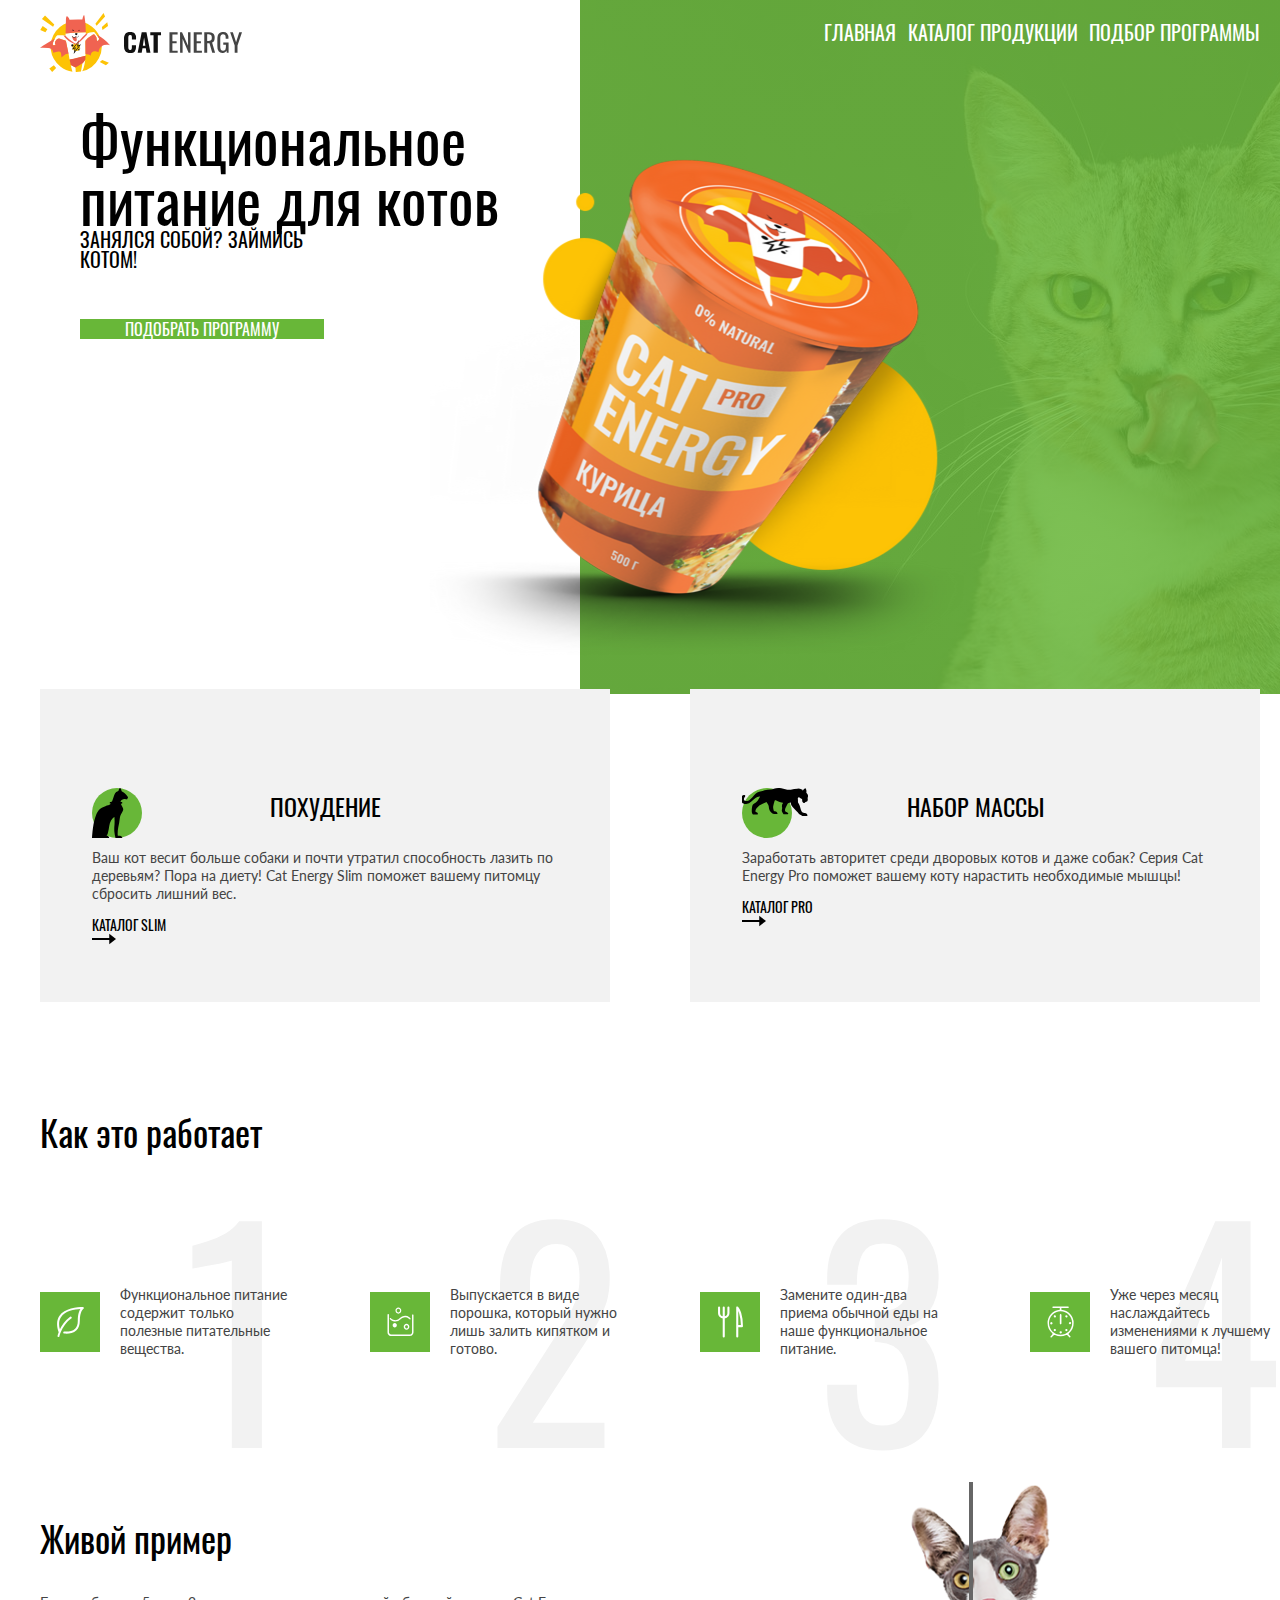
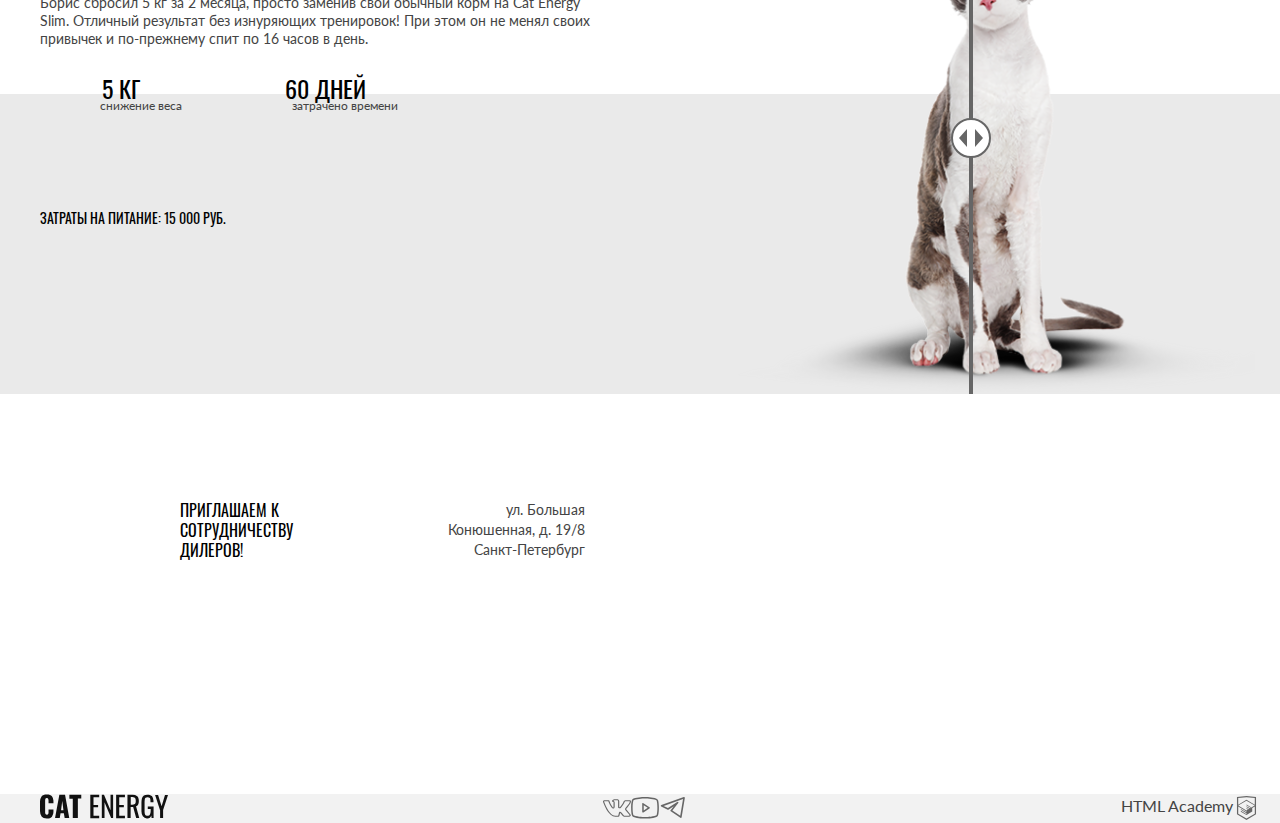
<file: 3/index.html>
<!DOCTYPE html><html class="page" lang="ru"><head><meta charset="UTF-8"><title>Кэт-энерджи</title><meta name="viewport" content="width=device-width,initial-scale=1"><link href="styles/styles.css" rel="stylesheet"><link rel="icon" href="favicon.ico"><link rel="icon" href="favicons/favicon.svg" type="image/svg+xml"><link rel="manifest" href="manifest.webmanifest"></head><body class="page__body"><header class="main-header container"><a class="main-header__logo" href="#"><picture><source media="(min-width: 1200px)" type="image/svg+xml" width="202" height="59" srcset="images/logo-desktop.svg"><source media="(min-width: 768px)" type="image/svg+xml" width="174" height="50" srcset="images/logo-tablet.svg"><img src="images/logo-mobile.svg" alt="Логотип компании Кэт энерджи" width="190" height="38"></picture></a><nav class="main-nav"><button class="main-nav__toggle" type="button"><span class="visually-hidden">Открыть меню/Закрыть меню</span></button><ul class="main-nav__list main-nav__list--background-cat list"><li class="main-nav__item main-nav__item--active"><a class="main-nav__link main-nav__link--color" href="#">Главная</a></li><li class="main-nav__item"><a class="main-nav__link main-nav__link--color" href="catalog.html">Каталог продукции</a></li><li class="main-nav__item"><a class="main-nav__link main-nav__link--color" href="#">Подбор программы</a></li></ul></nav></header><main class="main-container"><h1 class="visually-hidden">Кэт энерджи - магазин функционального питания для котов</h1><section class="promo"><div class="promo__wrapper container"><h2 class="promo__title">Функциональное питание для котов</h2><p class="promo__text">Занялся собой? Займись котом!</p><picture><source media="(min-width: 1200px)" width="552" height="499" srcset="images/index-can-desktop@1x.png, images/index-can-desktop@2x.png 2x" type="image/jpg"><source media="(min-width: 768px)" width="709" height="609" srcset="images/index-can-tablet@1x.jpg, images/index-can-tablet@2x.jpg 2x" type="image/jpg"><img class="promo__image" src="images/index-can-mobile@1x.png" srcset="images/index-can-mobile@2x.png 2x" alt="Кэт-энерджи с курицей 500 грамм" width="280" height="270"></picture><a class="promo__link button" href="#">Подобрать программу</a></div></section><section class="services container"><h2 class="visually-hidden">Варианты предоставляемых услуг</h2><ul class="services__list list"><li class="services__item"><h3 class="services__title services__title--slim">Похудение</h3><p class="services__description">Ваш кот весит больше собаки и почти утратил способность лазить по деревьям? Пора на диету! Cat Energy Slim поможет вашему питомцу сбросить лишний вес.</p><a class="services__link" href="#">Каталог Slim</a></li><li class="services__item"><h3 class="services__title services__title--pro">Набор массы</h3><p class="services__description">Заработать авторитет среди дворовых котов и даже собак? Серия Cat Energy Pro поможет вашему коту нарастить необходимые мышцы!</p><a class="services__link" href="#">Каталог Pro</a></li></ul></section><section class="features container"><h2 class="features__title">Как это работает</h2><ul class="features__list list"><li class="features__item features__item--benefit">Функциональное питание содержит только полезные питательные вещества.</li><li class="features__item features__item--composition">Выпускается в виде порошка, который нужно лишь залить кипятком и готово.</li><li class="features__item features__item--nutrition">Замените один-два приема обычной еды на наше функциональное питание.</li><li class="features__item features__item--change">Уже через месяц наслаждайтесь изменениями к лучшему вашего питомца!</li></ul></section><section class="example-program"><div class="example-program__grid-container container"><div class="example-program__wrapper"><h3 class="example-program__title">Живой пример</h3><p class="example-program__text">Борис сбросил 5 кг за 2 месяца, просто заменив свой обычный корм на Cat Energy Slim. Отличный результат без изнуряющих тренировок! При этом он не менял своих привычек и по-прежнему спит по 16 часов в день.</p><div class="example-program__wrapper-description"><dl class="example-program__description-item"><dt class="example-program__description-term">5 кг</dt><dd class="example-program__description-details">снижение веса</dd></dl><dl class="example-program__description-item"><dt class="example-program__description-term">60 дней</dt><dd class="example-program__description-details">затрачено времени</dd></dl><p class="example-program__cost">Затраты на питание: 15 000 руб.</p></div></div><div class="slider"><ul class="slider__image-list list"><li class="slider__image-item slider__image-item--before"><picture><source media="(min-width: 768px)" width="560" height="512" srcset="images/cat-before-tablet__desktop@1x.png, images/cat-before-tablet__desktop@2x.png 2x" type="image/png"><img class="slider__image slider__image--before" src="images/cat-before-mobile@1x.png" srcset="images/cat-before-mobile@2x.png 2x" alt="Изображение кота до" width="280" height="256"></picture></li><li class="slider__image-item slider__image-item--after"><picture><source media="(min-width: 768px)" width="560" height="512" srcset="images/cat-after-tablet__desktop@1x.png, images/cat-after-tablet__desktop@2x.png 2x" type="image/png"><img class="slider__image slider__image--after" src="images/cat-after-mobile@1x.png" srcset="images/cat-after-mobile@2x.png 2x" alt="Изображение кота после" width="280" height="256"></picture></li></ul><div class="slider__toggle"><button class="slider__button" type="button"><span class="visually-hidden">Ползунок слайдера</span></button></div></div></div></section></main><footer class="main-footer"><section class="contacts"><div class="contacts__wrapper container"><h4 class="contacts__title">Приглашаем к сотрудничеству дилеров!</h4><address class="contacts__address">ул. Большая Конюшенная, д. 19/8 Санкт-Петербург</address></div><div class="contacts__map"><iframe class="contacts__map-iframe" src="https://www.google.com/maps/embed?pb=!1m18!1m12!1m3!1d1998.6036257197716!2d30.320472476699383!3d59.93871916209425!2m3!1f0!2f0!3f0!3m2!1i1024!2i768!4f13.1!3m3!1m2!1s0x4696310fca145cc1%3A0x42b32648d8238007!2z0JHQvtC70YzRiNCw0Y8g0JrQvtC90Y7RiNC10L3QvdCw0Y8g0YPQuy4sIDE5LzgsINCh0LDQvdC60YIt0J_QtdGC0LXRgNCx0YPRgNCzLCAxOTExODY!5e0!3m2!1sru!2sru!4v1715605772642!5m2!1sru!2sru"></iframe></div></section><section class="social"><h4 class="visually-hidden">Социальные сети</h4><div class="social__wrapper container"><a class="social__logo-link" href="#"><img class="social__footer-logo" src="images/logo-footer.svg" alt="Логотип Кэт-энерджи" width="128" height="24"></a><ul class="social__media-list list"><li class="social__media-item"><a class="social__media-link social__media-link--vkontakte" href="#"><span class="visually-hidden">Vkontakte</span></a></li><li class="social__media-item"><a class="social__media-link social__media-link--youtube" href="#"><span class="visually-hidden">Youtube</span></a></li><li class="social__media-item"><a class="social__media-link social__media-link--telegram" href="#"><span class="visually-hidden">Telegram</span></a></li></ul><div class="developer"><a class="developer__name" href="https://htmlacademy.ru/">HTML Academy</a> <a class="developer__link" href="https://htmlacademy.ru/"><span class="visually-hidden">HTML Academy</span></a></div></div></section></footer></body></html>
</file>
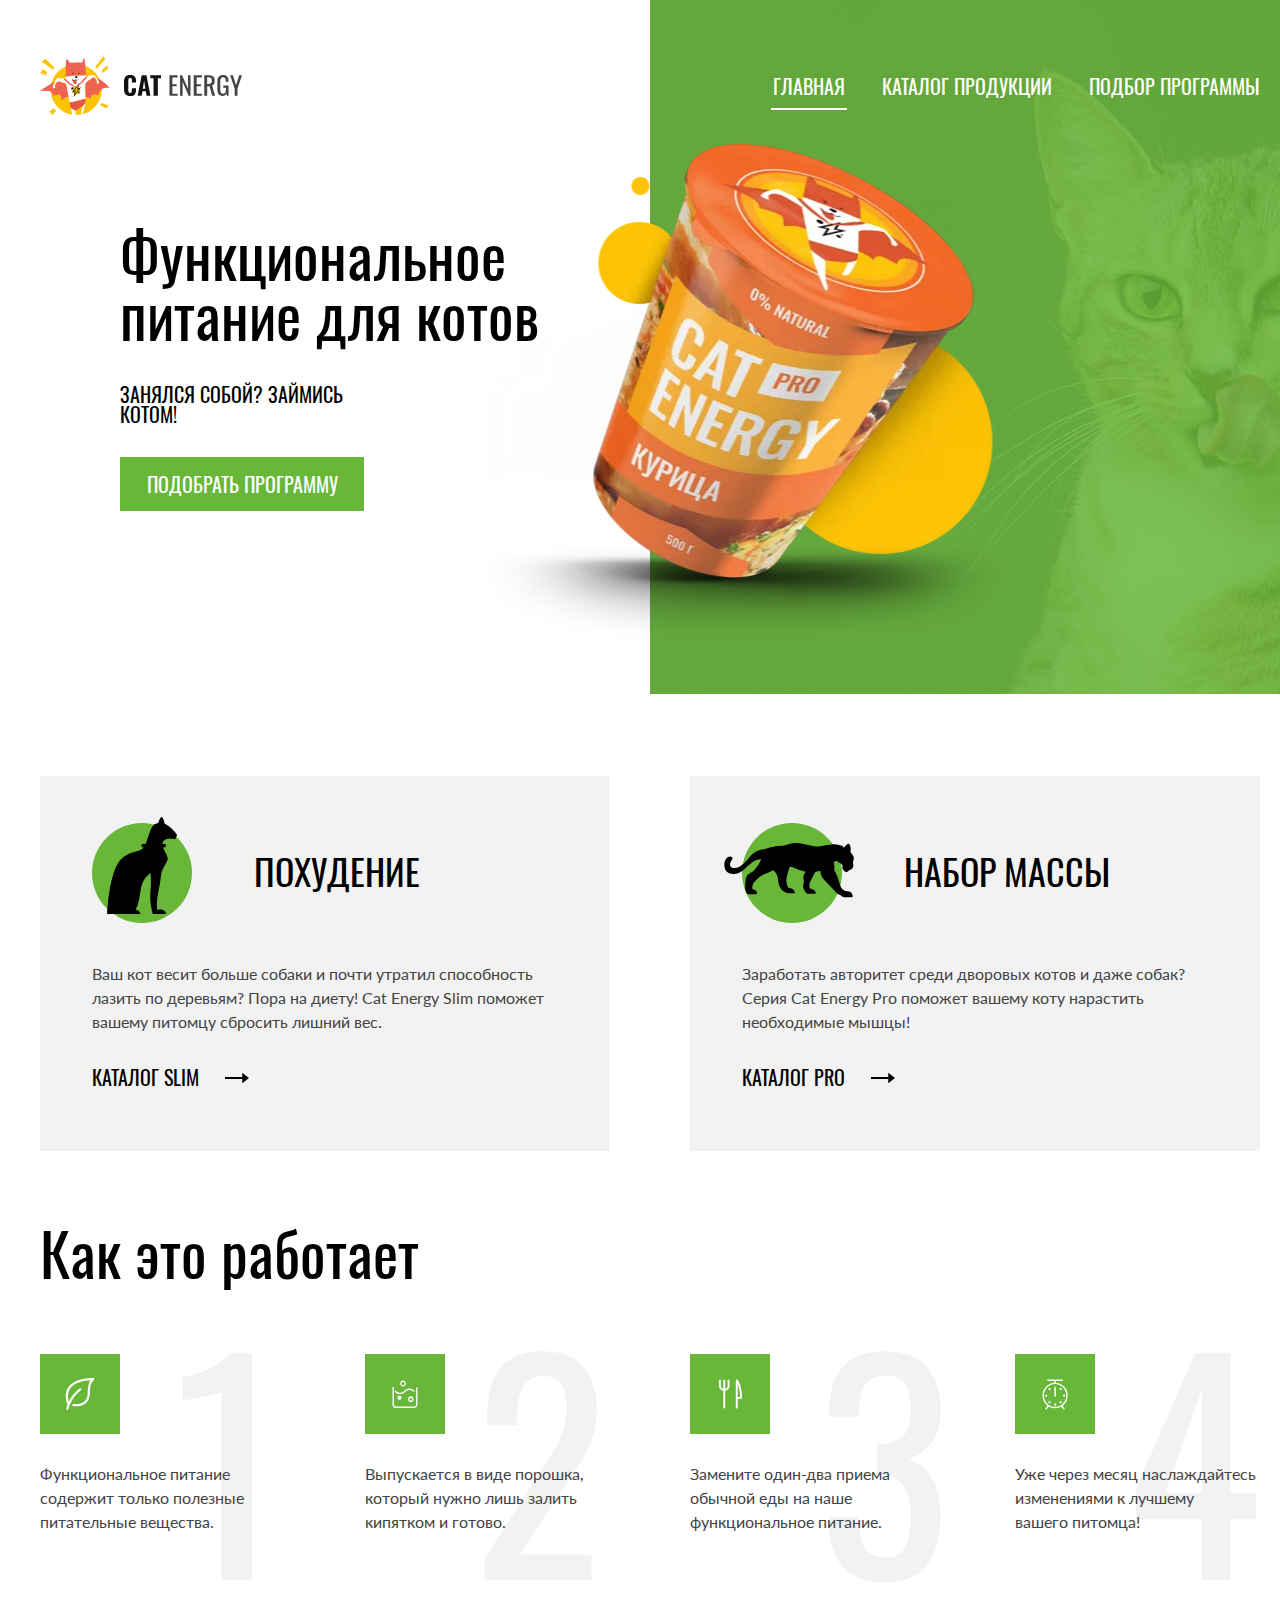
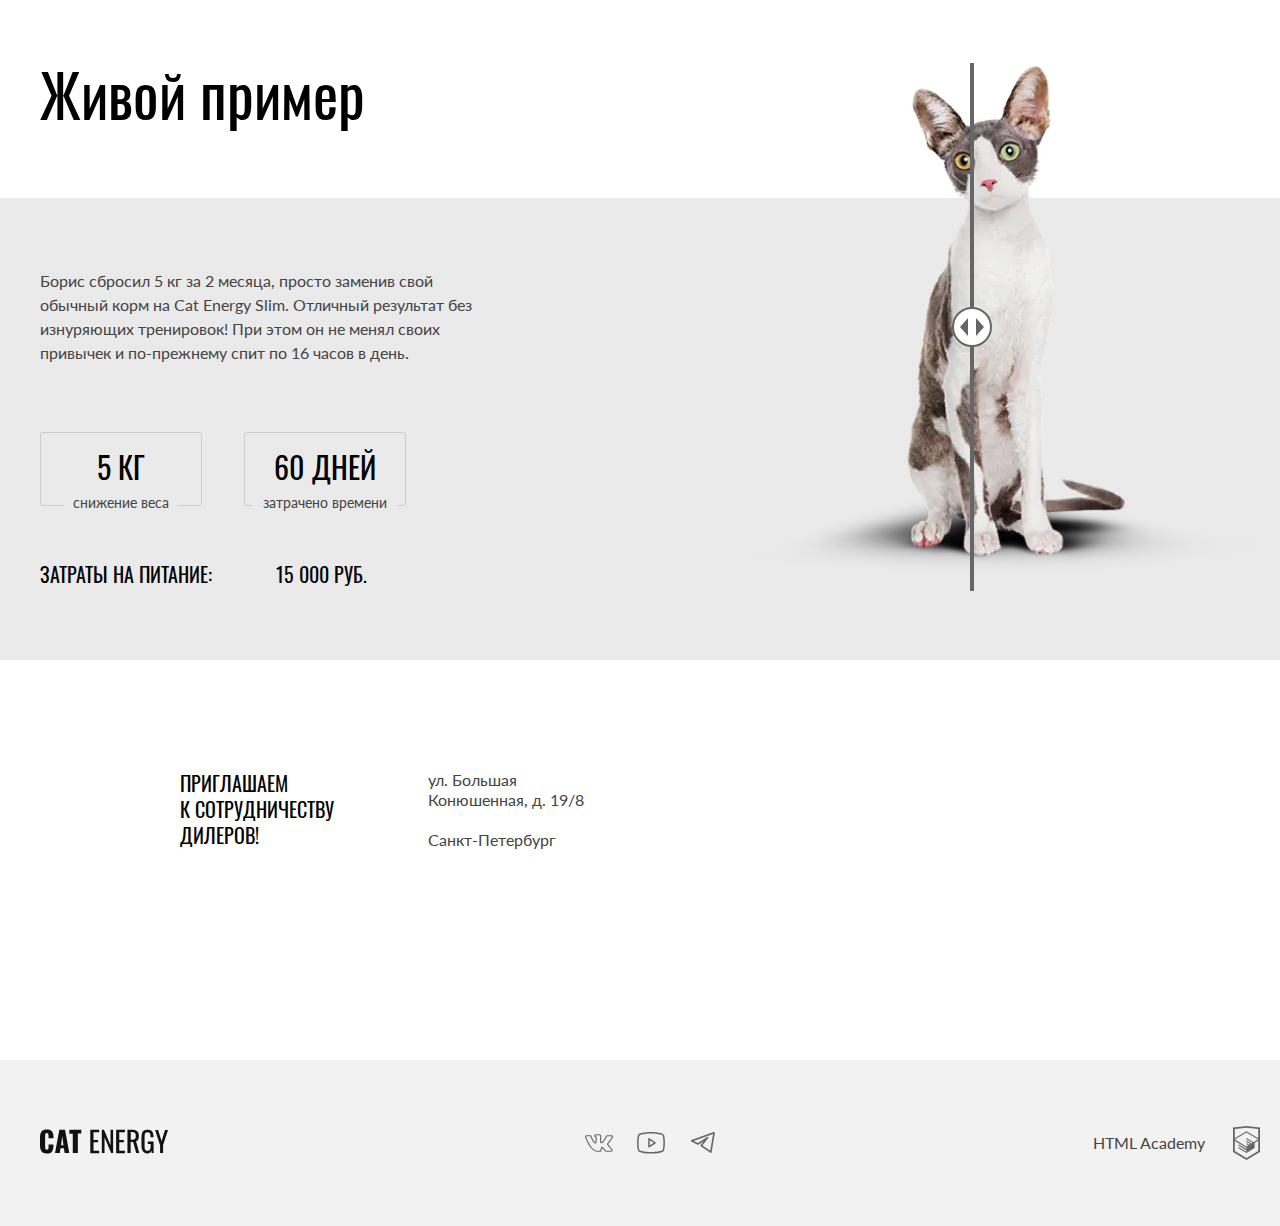
<file: 4/index.html>
<!DOCTYPE html><html class="page" lang="ru"><head><meta charset="UTF-8"><title>Кэт-энерджи</title><meta name="viewport" content="width=device-width,initial-scale=1"><link href="styles/styles.css" rel="stylesheet"><link rel="icon" href="favicon.ico"><link rel="icon" href="favicons/favicon.svg" type="image/svg+xml"><link rel="manifest" href="manifest.webmanifest"><script src="scripts/index.js" defer="defer"></script></head><body class="page__body"><header class="main-header"><a class="main-header__logo" href="#"><picture><source media="(min-width: 1200px)" type="image/svg+xml" width="202" height="59" srcset="images/logo-desktop.svg"><source media="(min-width: 768px)" type="image/svg+xml" width="174" height="50" srcset="images/logo-tablet.svg"><img class="main-header__image" src="images/logo-mobile.svg" alt="Логотип компании Кэт энерджи" width="190" height="38"></picture></a><nav class="main-nav main-nav--nojs"><button class="main-nav__toggle" type="button"><span class="visually-hidden">Открыть меню/Закрыть меню</span></button><ul class="main-nav__list main-nav__list--background-cat list"><li class="main-nav__item main-nav__item--active main-nav__item--active-color"><a class="main-nav__link main-nav__link--color" href="#">Главная</a></li><li class="main-nav__item"><a class="main-nav__link main-nav__link--color" href="catalog.html">Каталог продукции</a></li><li class="main-nav__item"><a class="main-nav__link main-nav__link--color main-nav__link--last" href="#">Подбор программы</a></li></ul></nav></header><main class="main-container"><h1 class="visually-hidden">Кэт энерджи - магазин функционального питания для котов</h1><section class="promo"><div class="promo__wrapper container"><h2 class="promo__title">Функциональное питание для котов</h2><p class="promo__text">Занялся собой? Займись котом!</p><picture><source type="image/webp" media="(min-width: 1200px)" width="552" height="499" srcset="images/index-can-desktop@1x.webp, images/index-can-desktop@2x.webp 2x"><source type="image/webp" media="(min-width: 768px)" width="709" height="609" srcset="images/index-can-tablet@1x.webp, images/index-can-tablet@2x.webp 2x"><source type="image/webp" srcset="images/index-can-mobile@1x.webp, images/index-can-mobile@2x.webp 2x"><source media="(min-width: 1200px)" width="552" height="499" srcset="images/index-can-desktop@1x.png, images/index-can-desktop@2x.png 2x" type="image/jpg"><source media="(min-width: 768px)" width="709" height="609" srcset="images/index-can-tablet@1x.jpg, images/index-can-tablet@2x.jpg 2x" type="image/jpg"><img class="promo__image" src="images/index-can-mobile@1x.png" srcset="images/index-can-mobile@2x.png 2x" alt="Кэт-энерджи с курицей 500 грамм" width="280" height="270"></picture><a class="promo__link button" href="#">Подобрать программу</a></div></section><section class="services container"><h2 class="visually-hidden">Варианты предоставляемых услуг</h2><ul class="services__list list"><li class="services__item services__item--slim"><h3 class="services__title">Похудение</h3><p class="services__description">Ваш кот весит больше собаки и почти утратил способность лазить по деревьям? Пора на диету! Cat Energy Slim поможет вашему питомцу сбросить лишний вес.</p><a class="services__link" href="#">Каталог Slim</a></li><li class="services__item services__item--pro"><h3 class="services__title">Набор массы</h3><p class="services__description">Заработать авторитет среди дворовых котов и даже собак? Серия Cat Energy Pro поможет вашему коту нарастить необходимые мышцы!</p><a class="services__link" href="#">Каталог Pro</a></li></ul></section><section class="features"><div class="container"><h2 class="features__title">Как это работает</h2><ul class="features__list list"><li class="features__item features__item--benefit">Функциональное питание содержит только полезные питательные вещества.</li><li class="features__item features__item--composition">Выпускается в виде порошка, который нужно лишь залить кипятком и готово.</li><li class="features__item features__item--nutrition">Замените один-два приема обычной еды на наше функциональное питание.</li><li class="features__item features__item--change">Уже через месяц наслаждайтесь изменениями к лучшему<br>вашего питомца!</li></ul></div></section><section class="example-program"><div class="example-program__grid-container container"><div class="example-program__wrapper"><h3 class="example-program__title">Живой пример</h3><p class="example-program__text">Борис сбросил 5 кг за 2 месяца, просто заменив свой обычный корм на Cat Energy Slim. Отличный результат без изнуряющих тренировок! При этом он не менял своих привычек и по-прежнему спит по 16 часов в день.</p><div class="example-program__wrapper-description"><dl class="example-program__description-item"><dt class="example-program__description-term">5 кг</dt><dd class="example-program__description-details example-program__description-details--weight">снижение веса</dd></dl><dl class="example-program__description-item"><dt class="example-program__description-term">60 дней</dt><dd class="example-program__description-details">затрачено времени</dd></dl><p class="example-program__cost">Затраты на питание: <span>15 000 руб.</span></p></div></div><div class="slider"><ul class="slider__image-list list"><li class="slider__image-item slider__image-item--before"><picture><source media="(min-width: 768px)" width="560" height="512" srcset="images/cat-before-tablet__desktop@1x.webp, images/cat-before-tablet__desktop@2x.webp 2x" type="image/webp"><source media="(min-width: 768px)" srcset="images/cat-before-mobile@1x.webp, images/cat-before-mobile@2x.webp 2x" type="image/webp"><source media="(min-width: 768px)" width="560" height="512" srcset="images/cat-before-tablet__desktop@1x.png, images/cat-before-tablet__desktop@2x.png 2x" type="image/png"><img class="slider__image slider__image--before" src="images/cat-before-mobile@1x.png" srcset="images/cat-before-mobile@2x.png 2x" alt="Изображение кота до" width="280" height="256"></picture></li><li class="slider__image-item slider__image-item--after"><picture><source media="(min-width: 768px)" width="560" height="512" srcset="images/cat-after-tablet__desktop@1x.webp, images/cat-after-tablet__desktop@2x.webp 2x" type="image/webp"><source media="(min-width: 768px)" srcset="images/cat-after-mobile@1x.webp, images/cat-after-mobile@2x.webp 2x" type="image/webp"><source media="(min-width: 768px)" width="560" height="512" srcset="images/cat-after-tablet__desktop@1x.png, images/cat-after-tablet__desktop@2x.png 2x" type="image/png"><img class="slider__image slider__image--after" src="images/cat-after-mobile@1x.png" srcset="images/cat-after-mobile@2x.png 2x" alt="Изображение кота после" width="280" height="256"></picture></li></ul><div class="slider__toggle"><button class="slider__button" type="button"><span class="visually-hidden">Ползунок слайдера</span></button></div></div></div></section></main><footer class="main-footer"><section class="contacts contacts--index"><div class="contacts__wrapper container"><h4 class="contacts__title">Приглашаем<br>к сотрудничеству дилеров!</h4><address class="contacts__address">ул. Большая Конюшенная, д. 19/8 <span class="contacts__address-city">Санкт-Петербург</span></address></div><div class="contacts__map"><iframe class="contacts__map-iframe" src="https://www.google.com/maps/embed?pb=!1m18!1m12!1m3!1d1998.6036257197716!2d30.320472476699383!3d59.93871916209425!2m3!1f0!2f0!3f0!3m2!1i1024!2i768!4f13.1!3m3!1m2!1s0x4696310fca145cc1%3A0x42b32648d8238007!2z0JHQvtC70YzRiNCw0Y8g0JrQvtC90Y7RiNC10L3QvdCw0Y8g0YPQuy4sIDE5LzgsINCh0LDQvdC60YIt0J_QtdGC0LXRgNCx0YPRgNCzLCAxOTExODY!5e0!3m2!1sru!2sru!4v1715605772642!5m2!1sru!2sru"></iframe></div></section><section class="social"><h4 class="visually-hidden">Социальные сети</h4><div class="social__wrapper container"><a class="social__logo-link" href="#"><img class="social__footer-logo" src="images/logo-footer.svg" alt="Логотип Кэт-энерджи" width="128" height="24"></a><ul class="social__media-list list"><li class="social__media-item"><a class="social__media-link social__media-link--vkontakte" href="#"><span class="visually-hidden">Vkontakte</span></a></li><li class="social__media-item"><a class="social__media-link social__media-link--youtube" href="#"><span class="visually-hidden">Youtube</span></a></li><li class="social__media-item"><a class="social__media-link social__media-link--telegram" href="#"><span class="visually-hidden">Telegram</span></a></li></ul><div class="developer"><a class="developer__name" href="https://htmlacademy.ru/">HTML Academy</a> <a class="developer__link" href="https://htmlacademy.ru/"><span class="visually-hidden">HTML Academy</span></a></div></div></section></footer></body></html>
</file>
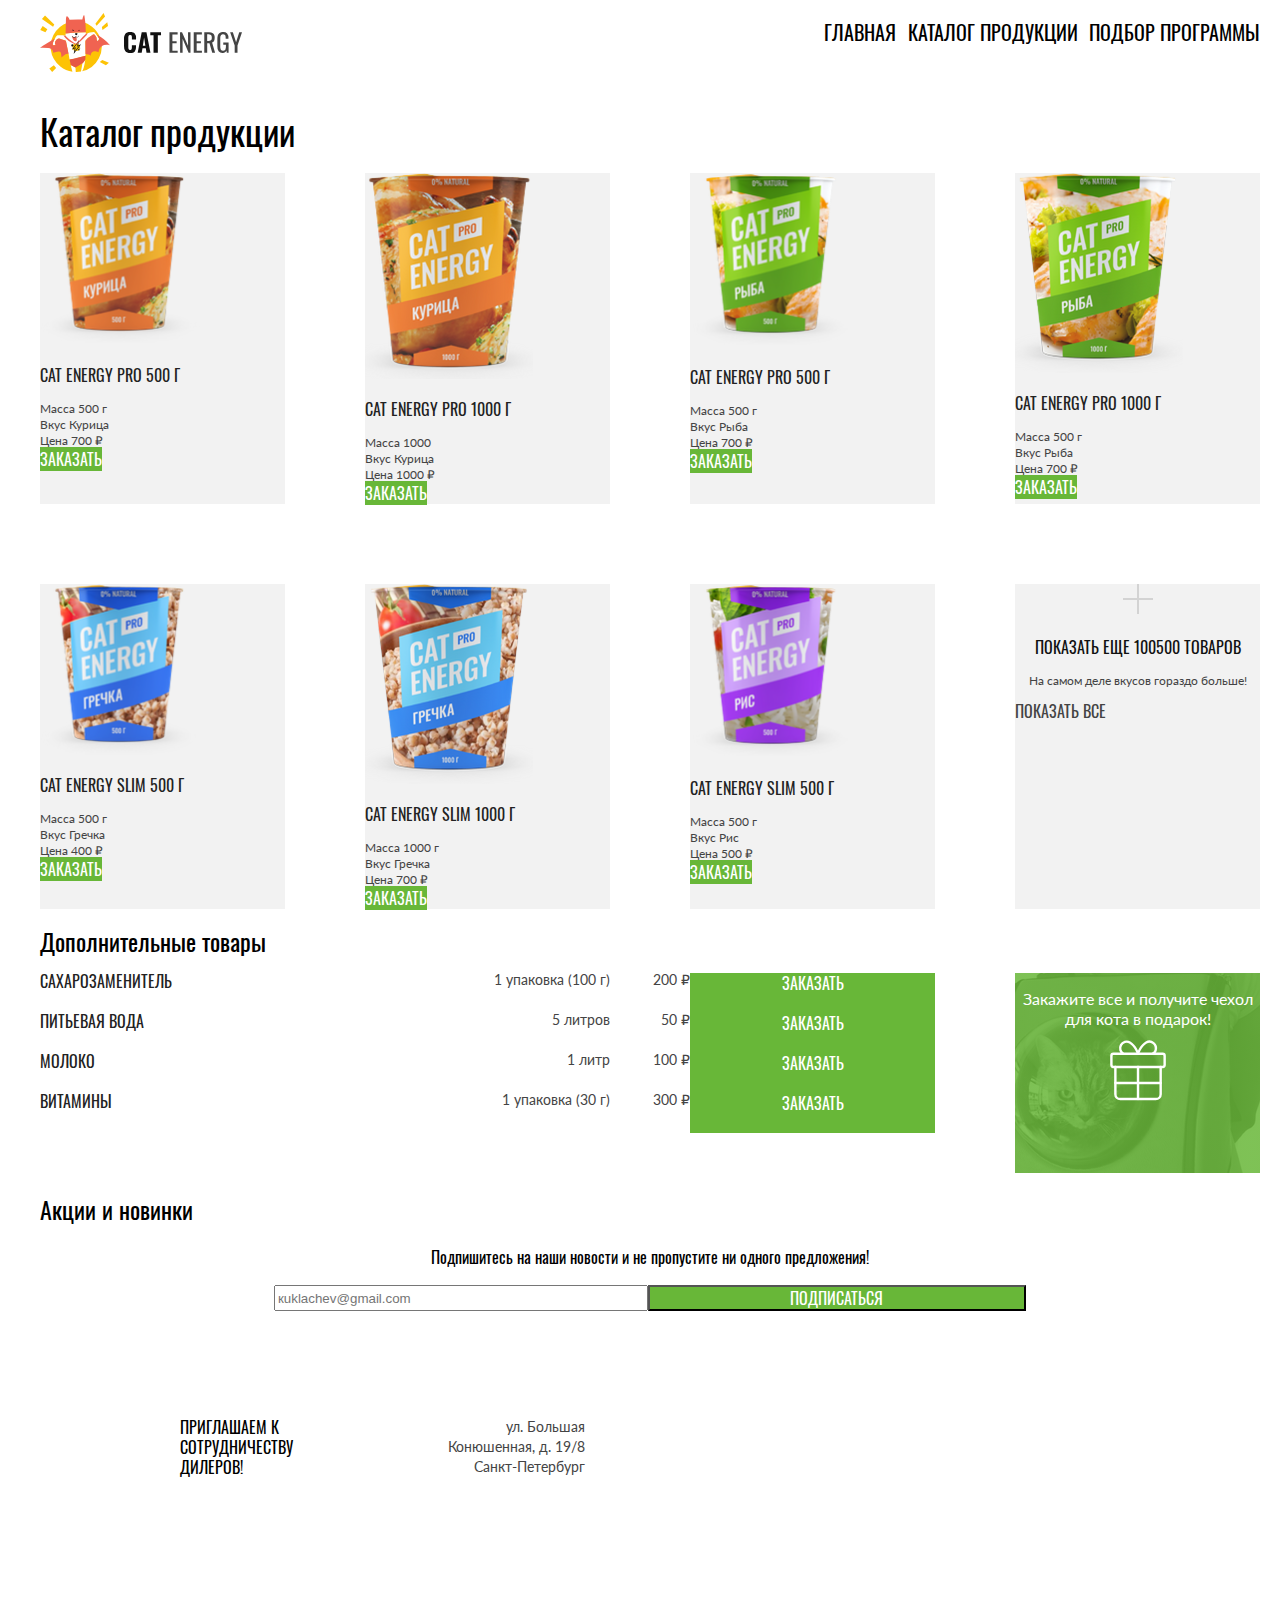
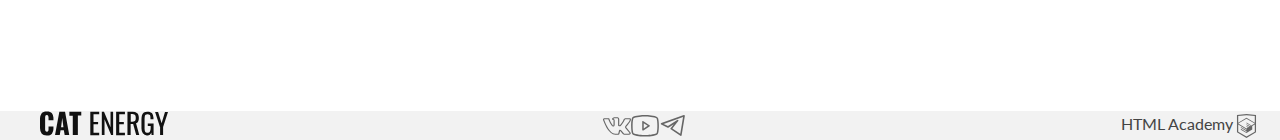
<file: 3/catalog.html>
<!DOCTYPE html><html class="page" lang="ru"><head><meta charset="UTF-8"><title>Каталог Кэт-энерджи</title><meta name="viewport" content="width=device-width,initial-scale=1"><link href="styles/styles.css" rel="stylesheet"><link rel="icon" href="favicon.ico"><link rel="icon" href="favicons/favicon.svg" type="image/svg+xml"><link rel="manifest" href="manifest.webmanifest"></head><body class="page__body"><header class="main-header container"><a class="main-header__logo" href="#"><picture><source media="(min-width: 1200px)" type="image/svg+xml" width="202" height="59" srcset="images/logo-desktop.svg"><source media="(min-width: 768px)" type="image/svg+xml" width="174" height="50" srcset="images/logo-tablet.svg"><img src="images/logo-mobile.svg" alt="Логотип компании Кэт энерджи" width="190" height="38"></picture></a><nav class="main-nav"><button class="main-nav__toggle" type="button"><span class="visually-hidden">Открыть меню</span></button><ul class="main-nav__list list"><li class="main-nav__item"><a class="main-nav__link" href="index.html">Главная</a></li><li class="main-nav__item main-nav__item--active"><a class="main-nav__link" href="#">Каталог продукции</a></li><li class="main-nav__item"><a class="main-nav__link" href="#">Подбор программы</a></li></ul></nav></header><main class="main-container container"><section class="catalog"><h1 class="catalog__title">Каталог продукции</h1><ul class="catalog__list list"><li class="catalog__item"><a class="catalog__image-link" href="#"><picture><source media="(min-width: 768px)" type="image/png" width="161" height="172" srcset="images/chiсken-small-tablet__desktop@1x.png, images/chiсken-small-tablet__desktop@1x.png 2x"><img class="catalog__image" src="images/chicken-small-mobile@1x.png" srcset="images/chicken-small-mobile@2x.png 2x" alt="Кэт-энерджи с курицей 500 грамм" width="68" height="86"></picture></a><h3 class="catalog__card-name">Cat Energy PRO 500 г</h3><div class="catalog__parameters"><div class="catalog__parameters-row"><span class="catalog__parameters-option">Масса</span> <span class="catalog__parameters-value">500 г</span></div><div class="catalog__parameters-row"><span class="catalog__parameters-option">Вкус</span> <span class="catalog__parameters-value">Курица</span></div><div class="catalog__parameters-row"><span class="catalog__parameters-option">Цена</span> <span class="catalog__parameters-value">700 ₽</span></div></div><a class="catalog__button button" href="#">Заказать</a></li><li class="catalog__item"><a class="catalog__image-link" href="#"><picture><source media="(min-width: 768px)" type="image/png" width="168" height="206" srcset="images/chicken-big-tablet__desktop@1x.png, images/chicken-big-tablet__desktop@2x.png 2x"><img class="catalog__image" src="images/chicken-big-mobile@1x.png" srcset="images/chicken-big-mobile@2x.png 2x" alt="Кэт-энерджи с курицей 100 грамм" width="84" height="100"></picture></a><h3 class="catalog__card-name">Cat Energy PRO 1000 г</h3><div class="catalog__parameters"><div class="catalog__parameters-row"><span class="catalog__parameters-option">Масса</span> <span class="catalog__parameters-value">1000</span></div><div class="catalog__parameters-row"><span class="catalog__parameters-option">Вкус</span> <span class="catalog__parameters-value">Курица</span></div><div class="catalog__parameters-row"><span class="catalog__parameters-option">Цена</span> <span class="catalog__parameters-value">1000 ₽</span></div></div><a class="catalog__button button" href="#">Заказать</a></li><li class="catalog__item"><a class="catalog__image-link" href="#"><picture><source media="(min-width: 768px)" type="image/png" width="163" height="174" srcset="images/fish-small-tablet__desktop@1x.png, images/fish-small-tablet__desktop@2x.png 2x"><img class="catalog__image" src="images/fish-small-mobile@1x.png" srcset="images/fish-small-mobile@2x.png 2x" alt="Кэт-энерджи с рыбой 500 грамм" width="68" height="78"></picture></a><h3 class="catalog__card-name">Cat Energy PRO 500 г</h3><div class="catalog__parameters"><div class="catalog__parameters-row"><span class="catalog__parameters-option">Масса</span> <span class="catalog__parameters-value">500 г</span></div><div class="catalog__parameters-row"><span class="catalog__parameters-option">Вкус</span> <span class="catalog__parameters-value">Рыба</span></div><div class="catalog__parameters-row"><span class="catalog__parameters-option">Цена</span> <span class="catalog__parameters-value">700 ₽</span></div></div><a class="catalog__button button" href="#">Заказать</a></li><li class="catalog__item"><a class="catalog__image-link" href="#"><picture><source media="(min-width: 768px)" type="image/png" width="168" height="200" srcset="images/fish-big-tablet__desktop@1x.png, images/fish-big-tablet__desktop@2x.png 2x"><img class="catalog__image" src="images/fish-big-mobile@1x.png" srcset="images/fish-big-mobile@2x.png 2x" alt="Кэт-энерджи с рыбой 1000 грамм" width="84" height="100"></picture></a><h3 class="catalog__card-name">Cat Energy PRO 1000 г</h3><div class="catalog__parameters"><div class="catalog__parameters-row"><span class="catalog__parameters-option">Масса</span> <span class="catalog__parameters-value">500 г</span></div><div class="catalog__parameters-row"><span class="catalog__parameters-option">Вкус</span> <span class="catalog__parameters-value">Рыба</span></div><div class="catalog__parameters-row"><span class="catalog__parameters-option">Цена</span> <span class="catalog__parameters-value">700 ₽</span></div></div><a class="catalog__button button" href="#">Заказать</a></li><li class="catalog__item"><a class="catalog__image-link" href="#"><picture><source media="(min-width: 768px)" type="image/png" width="161" height="171" srcset="images/buckwheat-small-tablet__desktop@1x.png, images/buckwheat-small-tablet__desktop@2x.png 2x"><img class="catalog__image" src="images/buckwheat-small-mobile@1x.png" srcset="images/buckwheat-small-mobile@2x.png 2x" alt="Кэт-энерджи с гречкой 500 грамм" width="68" height="78"></picture></a><h3 class="catalog__card-name">Cat Energy Slim 500 г</h3><div class="catalog__parameters"><div class="catalog__parameters-row"><span class="catalog__parameters-option">Масса</span> <span class="catalog__parameters-value">500 г</span></div><div class="catalog__parameters-row"><span class="catalog__parameters-option">Вкус</span> <span class="catalog__parameters-value">Гречка</span></div><div class="catalog__parameters-row"><span class="catalog__parameters-option">Цена</span> <span class="catalog__parameters-value">400 ₽</span></div></div><a class="catalog__button button" href="#">Заказать</a></li><li class="catalog__item"><a class="catalog__image-link" href="#"><picture><source media="(min-width: 768px)" type="image/png" width="168" height="200" srcset="images/buckwheat-big-tablet__desktop@1x.png, images/buckwheat-big-tablet__desktop@2x.png 2x"><img class="catalog__image" src="images/buckwheat-big-mobile@1x.png" srcset="images/buckwheat-big-mobile@2x.png 2x" alt="Кэт-энерджи с гречкой 1000 грамм" width="84" height="100"></picture></a><h3 class="catalog__card-name">Cat Energy Slim 1000 г</h3><div class="catalog__parameters"><div class="catalog__parameters-row"><span class="catalog__parameters-option">Масса</span> <span class="catalog__parameters-value">1000 г</span></div><div class="catalog__parameters-row"><span class="catalog__parameters-option">Вкус</span> <span class="catalog__parameters-value">Гречка</span></div><div class="catalog__parameters-row"><span class="catalog__parameters-option">Цена</span> <span class="catalog__parameters-value">700 ₽</span></div></div><a class="catalog__button button" href="#">Заказать</a></li><li class="catalog__item"><a class="catalog__image-link" href="#"><picture><source media="(min-width: 768px)" type="image/png" width="163" height="174" srcset="images/rice-small-tablet__desktop@1x.png, images/rice-small-tablet__desktop@2x.png 2x"><img class="catalog__image" src="images/rice-small-mobile@1x.png" srcset="images/rice-small-mobile@2x.png 2x" alt="Кэт-энерджи с рисом 500 грамм" width="72" height="84"></picture></a><h3 class="catalog__card-name">Cat Energy Slim 500 г</h3><div class="catalog__parameters"><div class="catalog__parameters-row"><span class="catalog__parameters-option">Масса</span> <span class="catalog__parameters-value">500 г</span></div><div class="catalog__parameters-row"><span class="catalog__parameters-option">Вкус</span> <span class="catalog__parameters-value">Рис</span></div><div class="catalog__parameters-row"><span class="catalog__parameters-option">Цена</span> <span class="catalog__parameters-value">500 ₽</span></div></div><a class="catalog__button button" href="#">Заказать</a></li><li class="catalog__item all-product"><a class="all-product__plus" href="#" aria-label="ко всем товарам каталога"></a><p class="all-product__title">Показать еще 100500 товаров</p><p class="all-product__text">На самом деле вкусов гораздо больше!</p><a class="all-product__link button" href="#">Показать все</a></li></ul></section><section class="additional-goods"><h2 class="additional-goods__title">Дополнительные товары</h2><div class="additional-goods__wrapper"><ul class="additional-goods__list list"><li class="additional-goods__item"><h3 class="additional-goods__item-title">Сахарозаменитель</h3><span class="additional-goods__item-option">1 упаковка (100 г)</span> <span class="additional-goods__item-value">200 ₽</span> <a class="additional-goods__link button" href="#">Заказать</a></li><li class="additional-goods__item"><h3 class="additional-goods__item-title">Питьевая вода</h3><span class="additional-goods__item-option">5 литров</span> <span class="additional-goods__item-value">50 ₽</span> <a class="additional-goods__link button" href="#">Заказать</a></li><li class="additional-goods__item"><h3 class="additional-goods__item-title">Молоко</h3><span class="additional-goods__item-option">1 литр</span> <span class="additional-goods__item-value">100 ₽</span> <a class="additional-goods__link button" href="#">Заказать</a></li><li class="additional-goods__item"><h3 class="additional-goods__item-title">Витамины</h3><span class="additional-goods__item-option">1 упаковка (30 г)</span> <span class="additional-goods__item-value">300 ₽</span> <a class="additional-goods__link button" href="#">Заказать</a></li></ul><div class="order-gift"><p class="order-gift__text">Закажите все и получите чехол для кота в подарок!</p></div></div></section><section class="subscribe"><h3 class="subscribe__title">Акции и новинки</h3><p class="subscribe__text">Подпишитесь на наши новости и не пропустите ни одного предложения!</p><form class="subscribe__form" action="https://echo.htmlacademy.ru" method="post"><label class="visually-hidden" for="email">Электронная почта</label> <input class="subscribe__email" type="email" placeholder="кuklachev@gmail.com" id="email" name="email"> <button class="subscribe__button button" type="submit">Подписаться</button></form></section></main><footer class="main-footer"><section class="contacts"><div class="contacts__wrapper container"><h4 class="contacts__title">Приглашаем к сотрудничеству дилеров!</h4><address class="contacts__address">ул. Большая Конюшенная, д. 19/8 Санкт-Петербург</address></div><div class="contacts__map"><iframe class="contacts__map-iframe" src="https://www.google.com/maps/embed?pb=!1m18!1m12!1m3!1d1998.6036257197716!2d30.320472476699383!3d59.93871916209425!2m3!1f0!2f0!3f0!3m2!1i1024!2i768!4f13.1!3m3!1m2!1s0x4696310fca145cc1%3A0x42b32648d8238007!2z0JHQvtC70YzRiNCw0Y8g0JrQvtC90Y7RiNC10L3QvdCw0Y8g0YPQuy4sIDE5LzgsINCh0LDQvdC60YIt0J_QtdGC0LXRgNCx0YPRgNCzLCAxOTExODY!5e0!3m2!1sru!2sru!4v1715605772642!5m2!1sru!2sru"></iframe></div></section><section class="social"><h4 class="visually-hidden">Социальные сети</h4><div class="social__wrapper container"><a class="social__logo-link" href="#"><img class="social__footer-logo" src="images/logo-footer.svg" alt="Логотип Кэт-энерджи" width="128" height="24"></a><ul class="social__media-list list"><li class="social__media-item"><a class="social__media-link social__media-link--vkontakte" href="#"><span class="visually-hidden">Vkontakte</span></a></li><li class="social__media-item"><a class="social__media-link social__media-link--youtube" href="#"><span class="visually-hidden">Youtube</span></a></li><li class="social__media-item"><a class="social__media-link social__media-link--telegram" href="#"><span class="visually-hidden">Telegram</span></a></li></ul><div class="developer"><a class="developer__name" href="https://htmlacademy.ru/">HTML Academy</a> <a class="developer__link" href="https://htmlacademy.ru/"><span class="visually-hidden">HTML Academy</span></a></div></div></section></footer></body></html>
</file>
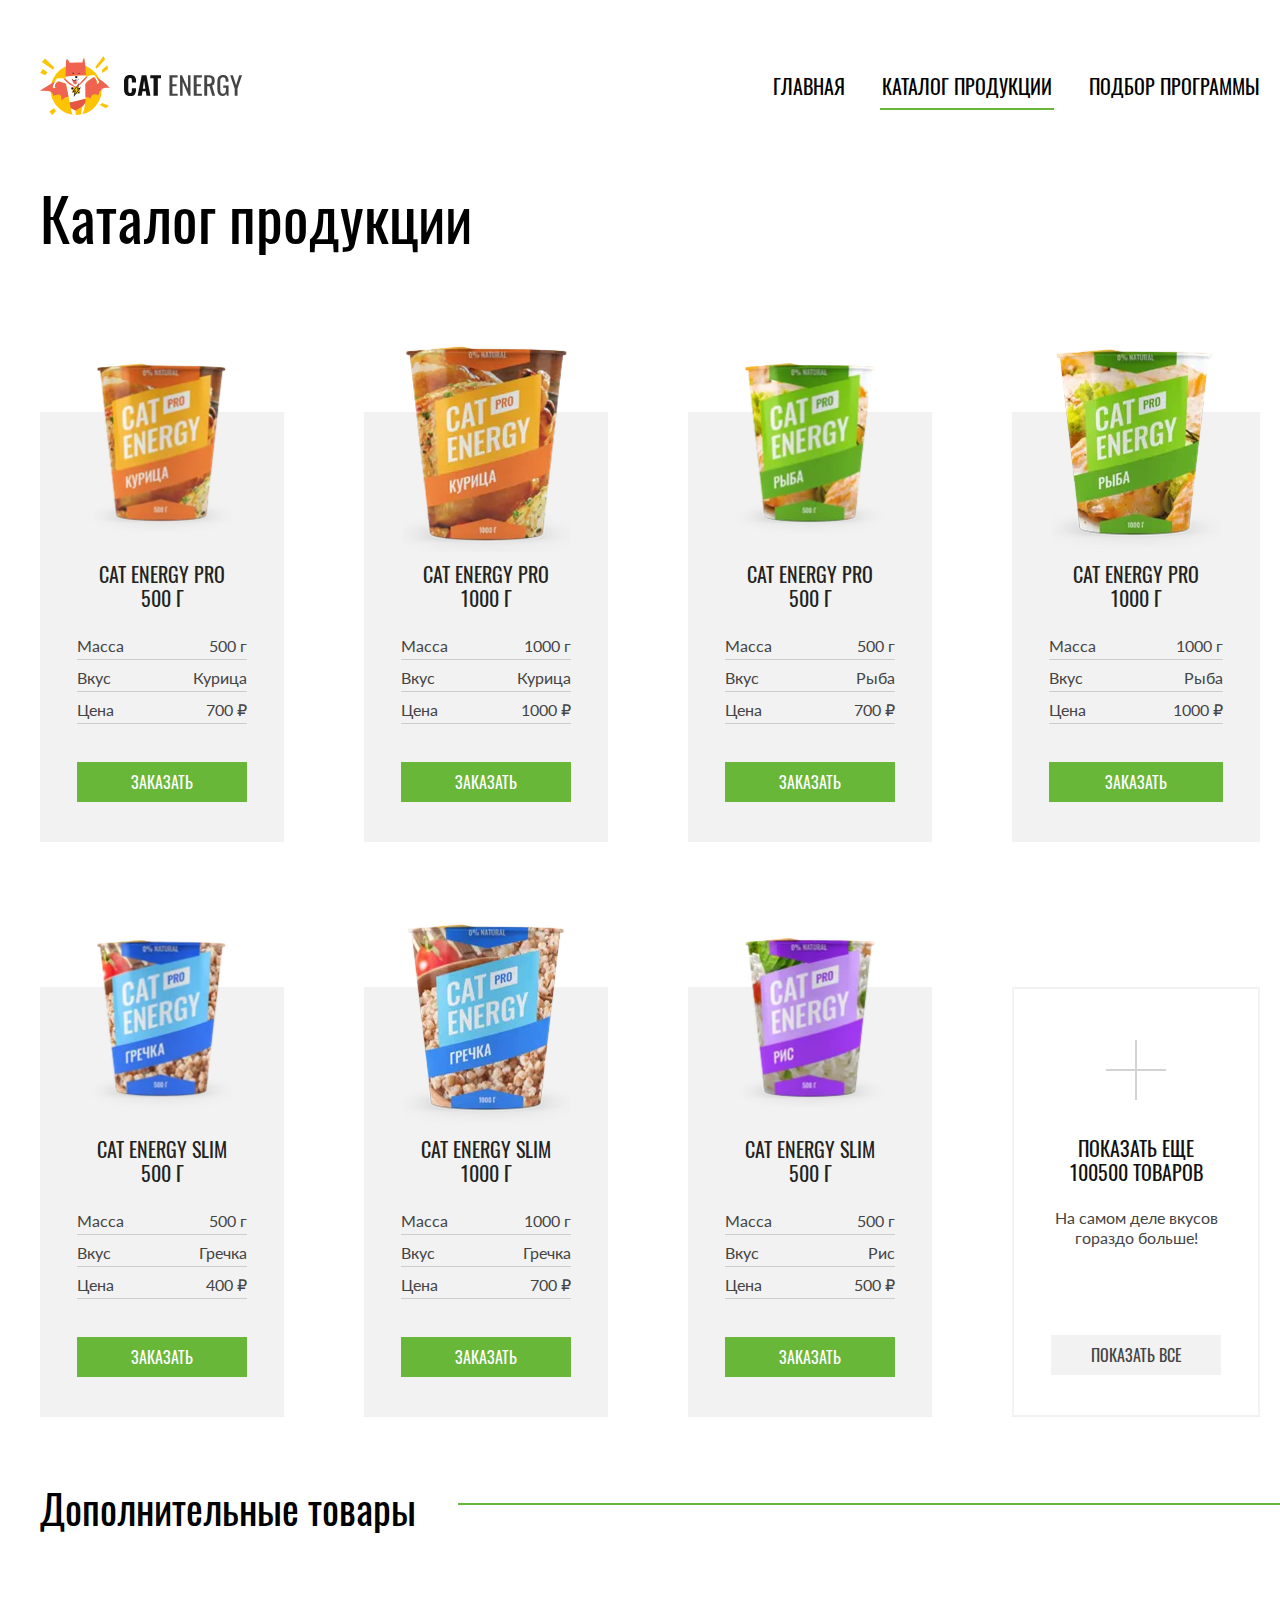
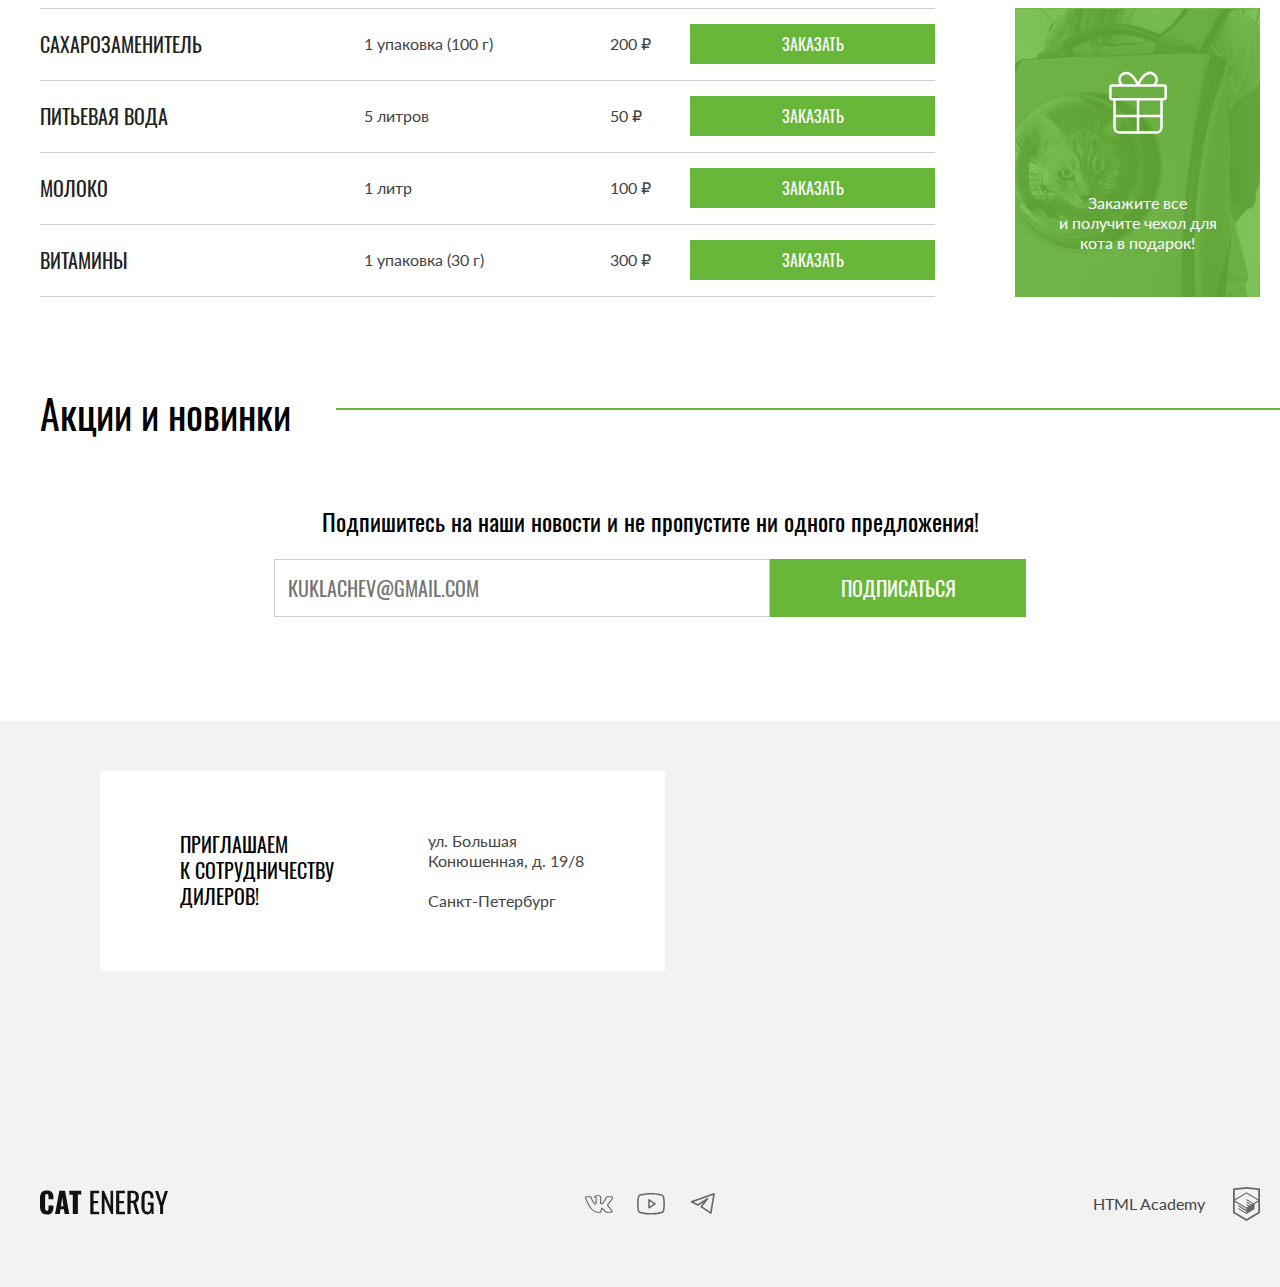
<file: 4/catalog.html>
<!DOCTYPE html><html class="page" lang="ru"><head><meta charset="UTF-8"><title>Каталог Кэт-энерджи</title><meta name="viewport" content="width=device-width,initial-scale=1"><link href="styles/styles.css" rel="stylesheet"><link rel="icon" href="favicon.ico"><link rel="icon" href="favicons/favicon.svg" type="image/svg+xml"><link rel="manifest" href="manifest.webmanifest"><script src="scripts/index.js" defer="defer"></script></head><body class="page__body"><header class="main-header main-header--border"><a class="main-header__logo main-header__logo--catalog" href="index.html"><picture><source media="(min-width: 1200px)" type="image/svg+xml" width="202" height="59" srcset="images/logo-desktop.svg"><source media="(min-width: 768px)" type="image/svg+xml" width="174" height="50" srcset="images/logo-tablet.svg"><img class="main-header__image" src="images/logo-mobile.svg" alt="Логотип компании Кэт энерджи" width="190" height="38"></picture></a><nav class="main-nav main-nav--nojs"><button class="main-nav__toggle" type="button"><span class="visually-hidden">Открыть меню</span></button><ul class="main-nav__list list"><li class="main-nav__item"><a class="main-nav__link" href="index.html">Главная</a></li><li class="main-nav__item main-nav__item--active"><a class="main-nav__link" href="#">Каталог продукции</a></li><li class="main-nav__item"><a class="main-nav__link main-nav__link--last" href="#">Подбор программы</a></li></ul></nav></header><main class="main-container"><section class="catalog container"><h1 class="catalog__title">Каталог продукции</h1><ul class="catalog__list list"><li class="catalog__item catalog__item--card"><a class="catalog__image-link" href="#"><picture><source media="(min-width: 768px)" type="image/webp" width="161" height="172" srcset="images/chiсken-small-tablet__desktop@1x.webp, images/chiсken-small-tablet__desktop@2x.webp 2x"><source type="image/webp" srcset="images/chicken-small-mobile@1x.webp, images/chicken-small-mobile@2x.webp 2x"><source media="(min-width: 768px)" type="image/png" width="161" height="172" srcset="images/chicken-small-tablet__desktop@1x.png, images/chicken-small-tablet__desktop@1x.png 2x"><img class="catalog__image" src="images/chicken-small-mobile@1x.png" srcset="images/chicken-small-mobile@2x.png 2x" alt="Кэт-энерджи с курицей 500 грамм" width="68" height="86"></picture></a><h3 class="catalog__card-name">Cat Energy PRO 500 г</h3><div class="catalog__parameters"><div class="catalog__parameters-row"><span class="catalog__parameters-option">Масса</span> <span class="catalog__parameters-value">500 г</span></div><div class="catalog__parameters-row"><span class="catalog__parameters-option">Вкус</span> <span class="catalog__parameters-value">Курица</span></div><div class="catalog__parameters-row"><span class="catalog__parameters-option">Цена</span> <span class="catalog__parameters-value">700 ₽</span></div></div><a class="catalog__button button" href="#">Заказать</a></li><li class="catalog__item catalog__item--card"><a class="catalog__image-link" href="#"><picture><source media="(min-width: 768px)" type="image/webp" width="168" height="206" srcset="images/chicken-big-tablet__desktop@1x.webp, images/chicken-big-tablet__desktop@2x.webp 2x"><source type="image/webp" srcset="images/chicken-big-mobile@1x.webp, images/chicken-big-mobile@2x.webp 2x"><source media="(min-width: 768px)" type="image/png" width="168" height="206" srcset="images/chicken-big-tablet__desktop@1x.png, images/chicken-big-tablet__desktop@2x.png 2x"><img class="catalog__image" src="images/chicken-big-mobile@1x.png" srcset="images/chicken-big-mobile@2x.png 2x" alt="Кэт-энерджи с курицей 100 грамм" width="84" height="100"></picture></a><h3 class="catalog__card-name">Cat Energy PRO 1000 г</h3><div class="catalog__parameters"><div class="catalog__parameters-row"><span class="catalog__parameters-option">Масса</span> <span class="catalog__parameters-value">1000 г</span></div><div class="catalog__parameters-row"><span class="catalog__parameters-option">Вкус</span> <span class="catalog__parameters-value">Курица</span></div><div class="catalog__parameters-row"><span class="catalog__parameters-option">Цена</span> <span class="catalog__parameters-value">1000 ₽</span></div></div><a class="catalog__button button" href="#">Заказать</a></li><li class="catalog__item catalog__item--card"><a class="catalog__image-link" href="#"><picture><source media="(min-width: 768px)" type="image/webp" width="163" height="174" srcset="images/fish-small-tablet__desktop@1x.webp, images/fish-small-tablet__desktop@2x.webp 2x"><source type="image/webp" srcset="images/fish-small-mobile@1x.webp, images/fish-small-mobile@2x.webp 2x"><source media="(min-width: 768px)" type="image/png" width="163" height="174" srcset="images/fish-small-tablet__desktop@1x.png, images/fish-small-tablet__desktop@2x.png 2x"><img class="catalog__image" src="images/fish-small-mobile@1x.png" srcset="images/fish-small-mobile@2x.png 2x" alt="Кэт-энерджи с рыбой 500 грамм" width="68" height="78"></picture></a><h3 class="catalog__card-name">Cat Energy PRO 500 г</h3><div class="catalog__parameters"><div class="catalog__parameters-row"><span class="catalog__parameters-option">Масса</span> <span class="catalog__parameters-value">500 г</span></div><div class="catalog__parameters-row"><span class="catalog__parameters-option">Вкус</span> <span class="catalog__parameters-value">Рыба</span></div><div class="catalog__parameters-row"><span class="catalog__parameters-option">Цена</span> <span class="catalog__parameters-value">700 ₽</span></div></div><a class="catalog__button button" href="#">Заказать</a></li><li class="catalog__item catalog__item--card"><a class="catalog__image-link" href="#"><picture><source media="(min-width: 768px)" type="image/webp" width="168" height="200" srcset="images/fish-big-tablet__desktop@1x.webp, images/fish-big-tablet__desktop@2x.webp 2x"><source type="image/webp" srcset="images/fish-big-mobile@1x.webp, images/fish-big-mobile@2x.webp 2x"><source media="(min-width: 768px)" type="image/png" width="168" height="200" srcset="images/fish-big-tablet__desktop@1x.png, images/fish-big-tablet__desktop@2x.png 2x"><img class="catalog__image" src="images/fish-big-mobile@1x.png" srcset="images/fish-big-mobile@2x.png 2x" alt="Кэт-энерджи с рыбой 1000 грамм" width="84" height="100"></picture></a><h3 class="catalog__card-name">Cat Energy PRO 1000 г</h3><div class="catalog__parameters"><div class="catalog__parameters-row"><span class="catalog__parameters-option">Масса</span> <span class="catalog__parameters-value">1000 г</span></div><div class="catalog__parameters-row"><span class="catalog__parameters-option">Вкус</span> <span class="catalog__parameters-value">Рыба</span></div><div class="catalog__parameters-row"><span class="catalog__parameters-option">Цена</span> <span class="catalog__parameters-value">1000 ₽</span></div></div><a class="catalog__button button" href="#">Заказать</a></li><li class="catalog__item catalog__item--card"><a class="catalog__image-link" href="#"><picture><source media="(min-width: 768px)" type="image/webp" width="161" height="171" srcset="images/buckwheat-small-tablet__desktop@1x.webp, images/buckwheat-small-tablet__desktop@2x.webp 2x"><source type="image/webp" srcset="images/buckwheat-small-mobile@1x.webp, images/buckwheat-small-mobile@2x.webp 2x"><source media="(min-width: 768px)" type="image/png" width="161" height="171" srcset="images/buckwheat-small-tablet__desktop@1x.png, images/buckwheat-small-tablet__desktop@2x.png 2x"><img class="catalog__image" src="images/buckwheat-small-mobile@1x.png" srcset="images/buckwheat-small-mobile@2x.png 2x" alt="Кэт-энерджи с гречкой 500 грамм" width="68" height="78"></picture></a><h3 class="catalog__card-name">Cat Energy Slim 500 г</h3><div class="catalog__parameters"><div class="catalog__parameters-row"><span class="catalog__parameters-option">Масса</span> <span class="catalog__parameters-value">500 г</span></div><div class="catalog__parameters-row"><span class="catalog__parameters-option">Вкус</span> <span class="catalog__parameters-value">Гречка</span></div><div class="catalog__parameters-row"><span class="catalog__parameters-option">Цена</span> <span class="catalog__parameters-value">400 ₽</span></div></div><a class="catalog__button button" href="#">Заказать</a></li><li class="catalog__item catalog__item--card"><a class="catalog__image-link" href="#"><picture><source media="(min-width: 768px)" type="image/webp" width="168" height="200" srcset="images/buckwheat-big-tablet__desktop@1x.webp, images/buckwheat-big-tablet__desktop@2x.webp 2x"><source type="image/webp" srcset="images/buckwheat-big-mobile@1x.webp, images/buckwheat-big-mobile@2x.webp 2x"><source media="(min-width: 768px)" type="image/png" width="168" height="200" srcset="images/buckwheat-big-tablet__desktop@1x.png, images/buckwheat-big-tablet__desktop@2x.png 2x"><img class="catalog__image" src="images/buckwheat-big-mobile@1x.png" srcset="images/buckwheat-big-mobile@2x.png 2x" alt="Кэт-энерджи с гречкой 1000 грамм" width="84" height="100"></picture></a><h3 class="catalog__card-name">Cat Energy Slim 1000 г</h3><div class="catalog__parameters"><div class="catalog__parameters-row"><span class="catalog__parameters-option">Масса</span> <span class="catalog__parameters-value">1000 г</span></div><div class="catalog__parameters-row"><span class="catalog__parameters-option">Вкус</span> <span class="catalog__parameters-value">Гречка</span></div><div class="catalog__parameters-row"><span class="catalog__parameters-option">Цена</span> <span class="catalog__parameters-value">700 ₽</span></div></div><a class="catalog__button button" href="#">Заказать</a></li><li class="catalog__item catalog__item--card"><a class="catalog__image-link" href="#"><picture><source media="(min-width: 768px)" type="image/webp" width="163" height="174" srcset="images/rice-small-tablet__desktop@1x.webp, images/rice-small-tablet__desktop@2x.webp 2x"><source type="image/webp" srcset="images/rice-small-mobile@1x.webp, images/rice-small-mobile@2x.webp 2x"><source media="(min-width: 768px)" type="image/png" width="163" height="174" srcset="images/rice-small-tablet__desktop@1x.png, images/rice-small-tablet__desktop@2x.png 2x"><img class="catalog__image" src="images/rice-small-mobile@1x.png" srcset="images/rice-small-mobile@2x.png 2x" alt="Кэт-энерджи с рисом 500 грамм" width="72" height="84"></picture></a><h3 class="catalog__card-name">Cat Energy Slim 500 г</h3><div class="catalog__parameters"><div class="catalog__parameters-row"><span class="catalog__parameters-option">Масса</span> <span class="catalog__parameters-value">500 г</span></div><div class="catalog__parameters-row"><span class="catalog__parameters-option">Вкус</span> <span class="catalog__parameters-value">Рис</span></div><div class="catalog__parameters-row"><span class="catalog__parameters-option">Цена</span> <span class="catalog__parameters-value">500 ₽</span></div></div><a class="catalog__button button" href="#">Заказать</a></li><li class="catalog__item all-product"><a class="all-product__plus" href="#" aria-label="ко всем товарам каталога"></a><p class="all-product__title">Показать еще 100500 товаров</p><p class="all-product__text">На самом деле вкусов гораздо больше!</p><a class="all-product__link button" href="#">Показать все</a></li></ul></section><section class="additional-goods container"><h2 class="additional-goods__title">Дополнительные товары</h2><div class="additional-goods__wrapper"><ul class="additional-goods__list list"><li class="additional-goods__item"><h3 class="additional-goods__item-title">Сахарозаменитель</h3><span class="additional-goods__item-option">1 упаковка (100 г)</span> <span class="additional-goods__item-value">200 ₽</span> <a class="additional-goods__link button" href="#">Заказать</a></li><li class="additional-goods__item"><h3 class="additional-goods__item-title">Питьевая вода</h3><span class="additional-goods__item-option">5 литров</span> <span class="additional-goods__item-value">50 ₽</span> <a class="additional-goods__link button" href="#">Заказать</a></li><li class="additional-goods__item"><h3 class="additional-goods__item-title">Молоко</h3><span class="additional-goods__item-option">1 литр</span> <span class="additional-goods__item-value">100 ₽</span> <a class="additional-goods__link button" href="#">Заказать</a></li><li class="additional-goods__item"><h3 class="additional-goods__item-title">Витамины</h3><span class="additional-goods__item-option">1 упаковка (30 г)</span> <span class="additional-goods__item-value">300 ₽</span> <a class="additional-goods__link button" href="#">Заказать</a></li></ul><div class="order-gift"><p class="order-gift__text">Закажите все<br>и получите чехол для кота в подарок!</p></div></div></section><section class="subscribe container"><h3 class="subscribe__title">Акции и новинки</h3><p class="subscribe__text">Подпишитесь на наши новости и не пропустите ни одного предложения!</p><form class="subscribe__form" action="https://echo.htmlacademy.ru" method="post"><label class="visually-hidden" for="email">Электронная почта</label> <input class="subscribe__email" type="email" placeholder="кuklachev@gmail.com" id="email" name="email"> <button class="subscribe__button button" type="submit">Подписаться</button></form></section></main><footer class="main-footer"><section class="contacts"><div class="contacts__wrapper container"><h4 class="contacts__title">Приглашаем<br>к сотрудничеству дилеров!</h4><address class="contacts__address">ул. Большая Конюшенная, д. 19/8 <span class="contacts__address-city">Санкт-Петербург</span></address></div><div class="contacts__map"><iframe class="contacts__map-iframe" src="https://www.google.com/maps/embed?pb=!1m18!1m12!1m3!1d1998.6036257197716!2d30.320472476699383!3d59.93871916209425!2m3!1f0!2f0!3f0!3m2!1i1024!2i768!4f13.1!3m3!1m2!1s0x4696310fca145cc1%3A0x42b32648d8238007!2z0JHQvtC70YzRiNCw0Y8g0JrQvtC90Y7RiNC10L3QvdCw0Y8g0YPQuy4sIDE5LzgsINCh0LDQvdC60YIt0J_QtdGC0LXRgNCx0YPRgNCzLCAxOTExODY!5e0!3m2!1sru!2sru!4v1715605772642!5m2!1sru!2sru"></iframe></div></section><section class="social"><h4 class="visually-hidden">Социальные сети</h4><div class="social__wrapper container"><a class="social__logo-link" href="#"><img class="social__footer-logo" src="images/logo-footer.svg" alt="Логотип Кэт-энерджи" width="128" height="24"></a><ul class="social__media-list list"><li class="social__media-item"><a class="social__media-link social__media-link--vkontakte" href="#"><span class="visually-hidden">Vkontakte</span></a></li><li class="social__media-item"><a class="social__media-link social__media-link--youtube" href="#"><span class="visually-hidden">Youtube</span></a></li><li class="social__media-item"><a class="social__media-link social__media-link--telegram" href="#"><span class="visually-hidden">Telegram</span></a></li></ul><div class="developer"><a class="developer__name" href="https://htmlacademy.ru/">HTML Academy</a> <a class="developer__link" href="https://htmlacademy.ru/"><span class="visually-hidden">HTML Academy</span></a></div></div></section></footer></body></html>
</file>
<file: 3/styles/styles.css>
@font-face{font-family:Lato;font-weight:400;font-style:normal;font-display:swap;src:url(../fonts/lato/Lato-Regular.woff2)format("woff2")}@font-face{font-family:Oswald;font-weight:400;font-style:normal;font-display:swap;src:url(../fonts/oswald/oswaldregular.woff2)format("woff2")}.list{margin:0;padding:0;list-style:none}*,:before,:after{box-sizing:border-box}a{text-decoration:none}img{max-width:100%;height:auto}.visually-hidden{clip:rect(0 0 0 0);border:0;width:1px;height:1px;margin:-1px;padding:0;position:absolute;overflow:hidden}.page{color:#000;height:100%;font-family:Lato,sans-serif;font-size:14px;line-height:18px}.page__body{grid-template-rows:min-content 1fr min-content;min-height:100%;margin:0;display:grid}.container{width:320px;margin:0 auto;padding:0 20px}@media (width>=768px){.container{width:768px;padding:0 30px}}@media (width>=1200px){.container{width:1300px;padding:0 40px}}.main-header{flex-direction:column;display:flex;position:relative}@media (width>=768px){.main-header{flex-direction:row}}.main-header__logo{min-height:60px;padding:13px 0}@media (width>=768px){.main-nav{margin-left:auto}}.main-nav__toggle{background-color:#fff;background-image:url(../icons/stack.svg#button-close);background-repeat:no-repeat;border:none;width:24px;height:24px;padding:0;position:absolute;top:20px;right:20px}@media (width>=768px){.main-nav__toggle{display:none}.main-nav__list{flex-wrap:wrap;justify-content:space-between;width:436px;display:flex}}@media (width>=1200px){.main-nav__list--background-cat:before{content:"";z-index:-1;background-color:#68b738;background-image:linear-gradient(#68b738d9,#68b738d9),url(../images/index-background-desktop@1x.jpg);background-position:50%;background-repeat:no-repeat;width:720px;min-height:694px;position:absolute;top:0;right:0}}.main-nav__link{text-transform:uppercase;color:#000;text-align:center;padding:22px 0 24px;font-family:Oswald,sans-serif;font-size:20px;font-weight:400;line-height:20px;display:block}@media (width>=1200px){.main-nav__link--color{color:#fff}}.promo:before{content:"";z-index:-1;background-color:#4f4e53;background-image:linear-gradient(#68b738d9,#68b738d9),url(../images/index-background-mobile@1x.jpg);background-position:50%;background-repeat:no-repeat;width:100%;min-width:320px;min-height:302px;position:absolute}@media (width>=768px){.promo:before{display:none}.promo__wrapper{min-height:800px;padding:24px 90px 502px;position:relative}}@media (width>=1200px){.promo__wrapper{min-height:600px;padding:20px 610px 95px 80px}}.promo__title{text-align:center;color:#fff;margin:0;font-family:Oswald,sans-serif;font-size:36px;font-weight:400;line-height:36px}@media (width>=768px){.promo__title{color:#000;text-align:left;width:420px;font-size:60px;line-height:60px}}.promo__text{text-align:center;text-transform:uppercase;color:#fff;margin:0;font-family:Oswald,sans-serif;line-height:14px}@media (width>=768px){.promo__text{color:#000;text-align:left;width:283px;font-size:20px;line-height:20px}.promo__image{z-index:-1;position:absolute;left:50%;transform:translate(-60%)}}@media (width>=1200px){.promo__image{top:70px;transform:translate(-40%)}}.promo__link{width:100%;display:block}@media (width>=768px){.promo__link{width:244px;position:absolute;top:230px;left:90px}}@media (width>=1200px){.promo__link{left:80px}.services__list{flex-flow:wrap;justify-content:space-between;display:flex}}.services__item{background-color:#f2f2f2;margin-bottom:20px;padding:29px 20px 19px}@media (width>=768px){.services__item{padding:73px 28px 57px 53px}}@media (width>=1200px){.services__item{width:570px;margin-bottom:80px;padding:75px 51px 57px 52px}}.services__title{text-align:center;text-transform:uppercase;font-family:Oswald,sans-serif;font-size:24px;font-weight:400;line-height:37px;position:relative}.services__title:before,.services__title:after{content:"";background-position:50%;background-repeat:no-repeat;position:absolute}.services__title:before{background-color:#68b738;border-radius:50%;width:50px;height:50px;top:0;left:0}.services__title--slim:after{background-image:url(../icons/stack.svg#cat-slim);width:36px;height:50px;top:0;left:0}.services__title--pro:after{background-image:url(../icons/stack.svg#cat-pro);width:67px;height:28px;top:0;left:0}.services__description{color:#444}.services__link{color:#000;text-transform:uppercase;font-family:Oswald,sans-serif;line-height:16px;display:grid;position:relative}.services__link:after{content:"";background-color:#000;width:24px;height:12px;-webkit-mask-image:url(../icons/stack.svg#arrow);mask-image:url(../icons/stack.svg#arrow);-webkit-mask-position:50%;mask-position:50%;-webkit-mask-repeat:no-repeat;mask-repeat:no-repeat}.features__title{font-family:Oswald,sans-serif;font-size:36px;font-weight:400;line-height:40px}@media (width>=768px){.features__list{counter-reset:number;grid-template-columns:230px 249px;gap:37px 153px;display:grid}}@media (width>=1200px){.features__list{grid-template-columns:repeat(4,250px);gap:80px}}.features__item{color:#444;grid-template-columns:60px 1fr;align-items:center;gap:20px;margin-bottom:20px;display:grid;position:relative}.features__item:before{content:"";background-color:#68b738;background-position:50%;background-repeat:no-repeat;background-size:45%;width:60px;height:60px}@media (width>=768px){.features__item{min-height:245px}.features__item:after{counter-increment:number;content:counter(number);color:#f2f2f2;z-index:-1;font-family:Oswald,sans-serif;font-size:280px;line-height:280px;position:absolute;right:0}}@media (width>=1200px){.features__item{min-height:280px}}.features__item--benefit:before{background-image:url(../icons/stack.svg#leaf)}.features__item--composition:before{background-image:url(../icons/stack.svg#powder)}.features__item--nutrition:before{background-image:url(../icons/stack.svg#cutlery)}.features__item--change:before{background-image:url(../icons/stack.svg#clock)}.example-program{background-color:#eaeaea}@media (width>=768px){.example-program{background-image:linear-gradient(0deg,#eaeaea 300px,#fff 300px)}}@media (width>=1200px){.example-program__grid-container{grid-template-columns:1fr 1fr;column-gap:80px;display:grid}}.example-program__title{font-family:Oswald,sans-serif;font-size:36px;font-weight:400;line-height:40px}.example-program__text{color:#444}.example-program__wrapper-description{grid-template-rows:70px 70px;grid-template-columns:1fr 1fr;gap:20px 30px;display:grid}@media (width>=768px){.example-program__wrapper-description{grid-template-rows:77px;grid-template-columns:162px 162px 1fr}}@media (width>=1200px){.example-program__wrapper-description{grid-template-rows:77px 77px;grid-template-columns:162px 162px;gap:55px 42px}}.example-program__description-term{text-align:center;text-transform:uppercase;font-family:Oswald,sans-serif;font-size:24px;font-weight:400;line-height:24px}.example-program__description-details{text-align:center;color:#444;font-size:12px;line-height:12px}.example-program__cost{text-transform:uppercase;text-align:center;grid-column:1/3;font-family:Oswald,sans-serif;line-height:20px}@media (width>=768px){.example-program__cost{grid-column:3/4;justify-self:end}}@media (width>=1200px){.example-program__cost{grid-column:1/3;justify-self:start}}.slider{position:relative}.slider__button{cursor:pointer;background-color:#666;border:none;width:4px;height:100%;padding:0;display:flex;position:absolute;top:0;right:50%;transform:translate(-50%)}.slider__button:before,.slider__button:after{content:"";position:absolute}.slider__button:before{background-color:#fff;border:2px solid #666;border-radius:20px;width:40px;height:40px;top:50%;left:50%;transform:translate(-50%,-50%)}.slider__button:after{background-color:#666;width:24px;height:18px;position:absolute;top:50%;left:50%;transform:translate(-50%,-50%);-webkit-mask-image:url(../icons/stack.svg#slider-arrow);mask-image:url(../icons/stack.svg#slider-arrow)}.slider__image{margin:0 auto;display:block}.slider__image-item--before{display:none}.contacts{position:relative}.contacts__title{text-transform:uppercase;margin:0;font-family:Oswald,sans-serif;font-size:16px;font-weight:400;line-height:20px}.contacts__address{color:#444;font-style:normal;line-height:20px}@media (width>=768px){.contacts__address{text-align:end}}.contacts__wrapper{grid-template-columns:126px 1fr;gap:14px;display:grid}@media (width>=768px){.contacts__wrapper{grid-template-columns:140px 140px;justify-content:space-between}}@media (width>=1200px){.contacts__wrapper{background-color:#fff;grid-template-columns:172px 157px;width:565px;margin:0;padding:56px 80px;position:absolute;top:50px;left:100px}}.contacts__map-iframe{border:0;width:100%;height:362px;display:block}@media (width>=768px){.contacts__map-iframe{height:400px}}.social{background-color:#f2f2f2}.social__wrapper{flex-direction:column;align-items:center;display:flex}@media (width>=768px){.social__wrapper{flex-direction:row;justify-content:space-between}}.social__media-list{display:flex}.social__media-link{background-color:#666;width:28px;height:22px;display:block;-webkit-mask-position:50%;mask-position:50%;-webkit-mask-repeat:no-repeat;mask-repeat:no-repeat}.social__media-link--vkontakte{-webkit-mask-image:url(../icons/stack.svg#vk);mask-image:url(../icons/stack.svg#vk)}.social__media-link--youtube{-webkit-mask-image:url(../icons/stack.svg#youtube);mask-image:url(../icons/stack.svg#youtube)}.social__media-link--telegram{-webkit-mask-image:url(../icons/stack.svg#telegram);mask-image:url(../icons/stack.svg#telegram)}.developer{display:flex}.developer__name{color:#444;font-family:Lato,sans-serif;font-size:16px;line-height:20px}.developer__link{background-color:#666;width:27px;height:24px;display:block;-webkit-mask-image:url(../icons/stack.svg#html-academy);mask-image:url(../icons/stack.svg#html-academy)}.catalog__title{font-family:Oswald,sans-serif;font-size:36px;font-weight:400;line-height:36px}.catalog__card-name{text-transform:uppercase;color:#222;font-family:Oswald,sans-serif;font-size:16px;font-weight:400;line-height:20px}.catalog__parameters-row{color:#444;font-size:12px;line-height:16px}@media (width>=768px){.catalog__list{grid-template-columns:1fr 1fr;gap:60px;display:grid}}@media (width>=1200px){.catalog__list{grid-template-columns:1fr 1fr 1fr 1fr;gap:80px}}@media (width>=768px){.catalog__item{background-color:#f2f2f2}}.button{text-transform:uppercase;text-align:center;color:#fff;background-color:#68b738;font-family:Oswald,sans-serif;font-size:16px;font-weight:400;line-height:20px}.all-product__title{text-transform:uppercase;text-align:center;color:#111;font-family:Oswald,sans-serif;font-size:16px;font-weight:400;line-height:20px}.all-product__text{text-align:center;color:#444;font-size:12px;line-height:16px}.all-product__link{color:#444;background-color:#f2f2f2}.all-product__plus{width:30px;height:30px;margin-bottom:23px;margin-left:auto;margin-right:auto;display:block;position:relative}.all-product__plus:after,.all-product__plus:before{content:"";background-color:#d3d3d3;width:30px;height:2px;position:absolute;top:14px;left:0}.all-product__plus:before{transform:rotate(90deg)}@media (width>=768px){.additional-goods__list{padding:28px 38px}}@media (width>=1200px){.additional-goods__list{padding:0}}.additional-goods__title{font-family:Oswald,sans-serif;font-size:24px;font-weight:400;line-height:24px}@media (width>=1200px){.additional-goods__wrapper{grid-template-columns:1fr 245px;gap:80px;display:grid}}.additional-goods__item{grid-template-rows:36px 35px 40px;grid-template-columns:1fr 1fr;display:grid}@media (width>=768px){.additional-goods__item{grid-template-rows:40px 40px;grid-template-columns:1fr 195px 60px}}@media (width>=1200px){.additional-goods__item{grid-template-rows:40px;grid-template-columns:1fr 1fr 80px 245px}}.additional-goods__item-title{text-transform:uppercase;color:#222;grid-column:1/3;margin:0;font-family:Oswald,sans-serif;font-size:16px;font-weight:400;line-height:16px}@media (width>=768px){.additional-goods__item-title{grid-column:1/2}}.additional-goods__item-option,.additional-goods__item-value{color:#444;line-height:14px}@media (width>=768px){.additional-goods__item-option,.additional-goods__item-value{justify-self:right}.additional-goods__item-option{grid-column:2/3}.additional-goods__item-value{grid-column:3/4}}.additional-goods__link{grid-column:-3/-1}@media (width>=768px){.additional-goods__link{grid-column:1/4}}@media (width>=1200px){.additional-goods__link{grid-column:4/5}}.order-gift{background-color:#ababab;background-image:linear-gradient(#68b738d9,#68b738d9),url(../images/gift-background-mobile@1x.png);background-position:50%;background-repeat:no-repeat;min-height:280px;position:relative}@media (width>=768px){.order-gift{background-image:linear-gradient(#68b738d9,#68b738d9),url(../images/gift-background-tablet@1x.png);min-height:200px}}@media (width>=1200px){.order-gift{background-image:linear-gradient(#68b738d9,#68b738d9),url(../images/gift-background-desktop@1x.png)}}.order-gift:before{content:"";background-image:url(../icons/stack.svg#gift);width:78px;height:80px;position:absolute;top:60px;left:50%;transform:translate(-50%)}.order-gift__text{text-align:center;color:#fff;font-size:16px;line-height:20px}.subscribe__title{font-family:Oswald,sans-serif;font-size:24px;font-weight:400;line-height:24px}.subscribe__text{text-align:center;font-family:Oswald,sans-serif;font-size:16px;line-height:24px}@media (width>=768px){.subscribe__form{flex-direction:row;width:632px;margin:0 auto;display:flex}}@media (width>=1200px){.subscribe__form{width:752px}}.subscribe__email,.subscribe__button{width:100%}
</file>
<file: 4/styles/styles.css>
@font-face{font-family:Lato;font-weight:400;font-style:normal;font-display:swap;src:url(../fonts/lato/Lato-Regular.woff2)format("woff2")}@font-face{font-family:Oswald;font-weight:400;font-style:normal;font-display:swap;src:url(../fonts/oswald/oswaldregular.woff2)format("woff2")}.list{margin:0;padding:0;list-style:none}*,:before,:after{box-sizing:border-box}a{text-decoration:none}img{max-width:100%;height:auto}.visually-hidden{clip:rect(0 0 0 0);border:0;width:1px;height:1px;margin:-1px;padding:0;position:absolute;overflow:hidden}.page{color:#000;height:100%;font-family:Lato,sans-serif;font-size:14px;line-height:18px}.page__body{grid-template-rows:min-content 1fr min-content;min-height:100%;margin:0;display:grid}.container{width:320px;margin:0 auto;padding:0 20px}@media (width>=768px){.container{width:768px;padding:0 30px}}@media (width>=1200px){.container{width:1300px;padding:0 40px}}.button{text-transform:uppercase;text-align:center;color:#fff;background-color:#68b738;font-family:Oswald,sans-serif;font-size:16px;font-weight:400;line-height:20px}.button:hover{background-color:#5eaa2f}.button:active{color:#ffffff4d}.main-header{flex-direction:column;display:flex;position:relative}@media (width>=768px){.main-header{flex-direction:row;align-items:center;width:768px;min-height:50px;margin:0 auto;padding:25px 30px}}@media (width>=1200px){.main-header{width:1300px;padding:56px 40px}}@media (width<=767px){.main-header--border:after{content:"";background-color:#e6e6e6;width:100vw;height:1px;position:absolute;top:66px;left:calc(50% - 50vw)}}.main-header__logo{width:320px;margin:0 auto;padding:11px 16px 12px}.main-header__logo:hover{opacity:.8}.main-header__logo:active{opacity:.6}@media (width>=768px){.main-header__logo{width:174px;height:50px;margin:0;padding:0}}@media (width>=1200px){.main-header__logo{width:202px;height:59px}}.main-header__image{width:198px;height:38px}@media (width>=768px){.main-header__image{width:174px;height:50px}}@media (width>=1200px){.main-header__image{width:202px;height:59px}}.main-header__logo--catalog{padding:15px 16px 12px}@media (width>=768px){.main-header__logo--catalog{padding:0}.main-nav{width:506px;margin-left:auto}}.main-nav__toggle{background-color:#fff;border:none;width:24px;height:18px;padding:0;position:absolute;top:23px;right:20px}@media (width>=768px){.main-nav__toggle{display:none}}.main-nav__toggle:before{content:"";background-color:#000;width:24px;height:2px;position:absolute;top:0;right:0;box-shadow:0 8px #000,0 16px #000}.main-nav--opened .main-nav__toggle:before{content:"";box-shadow:none;background-color:#fff;background-image:url(../icons/stack.svg#button-close);background-repeat:no-repeat;width:18px;height:18px;position:absolute;top:0;right:0}@media (width<=767px){.main-nav--opened .main-nav__list{z-index:2;display:block;position:absolute;left:0;right:0}.main-nav__list{display:none}}.main-nav--nojs .main-nav__toggle{display:none}.main-nav--nojs .main-nav__list{display:block}@media (width<=767px){.main-nav__list{background-color:#fff}}@media (width>=768px){.main-nav__list{flex-wrap:wrap;justify-content:end;display:flex}.main-nav__item{margin-left:13px}.main-nav__item:first-child{margin-left:0}.main-nav__item--active{position:relative}.main-nav__item--active:after{content:"";background-color:#68b738;width:calc(100% - 20px);height:2px;position:absolute;bottom:0;left:10px}}@media (width>=1200px){.main-nav__item--active-color:after{background-color:#fff}.main-nav__list--background-cat:before{content:"";z-index:-1;background-color:#68b738;background-image:linear-gradient(#68b738d9,#68b738d9),url(../images/index-background-desktop@1x.jpg);background-position:50%;background-repeat:no-repeat;width:720px;min-height:694px;position:absolute;top:0;right:-70px}}.main-nav__link{text-transform:uppercase;color:#000;text-align:center;border-top:1px solid #e6e6e6;padding:22px 0 24px;font-family:Oswald,sans-serif;font-size:20px;font-weight:400;line-height:20px;display:block}.main-nav__link:hover{opacity:.6}.main-nav__link:active{opacity:.3}@media (width>=768px){.main-nav__link{border-top:none;padding:12px;font-size:18px;line-height:24px}}@media (width>=1200px){.main-nav__link{font-size:20px}}@media (width>=768px){.main-nav__link--last:last-child{padding-right:0}}@media (width>=1200px){.main-nav__link--color{color:#fff}}.promo:before{content:"";z-index:-1;background-color:#4f4e53;background-image:linear-gradient(#68b738d9,#68b738d9),url(../images/index-background-mobile@1x.jpg);background-position:50%;background-repeat:no-repeat;width:100%;min-width:320px;min-height:302px;position:absolute}@media (width>=768px){.promo:before{display:none}}.promo__wrapper{padding-top:27px;padding-bottom:20px}@media (width>=768px){.promo__wrapper{min-height:800px;padding:40px 120px 603px;position:relative}}@media (width>=1200px){.promo__wrapper{min-height:605px;padding:53px 120px}}.promo__title{text-align:center;color:#fff;margin:0 0 25px;font-family:Oswald,sans-serif;font-size:36px;font-weight:400;line-height:36px}@media (width>=768px){.promo__title{color:#000;text-align:left;width:420px;margin-bottom:40px;font-size:60px;line-height:60px}}.promo__text{text-align:center;text-transform:uppercase;color:#fff;margin:0 0 27px;font-family:Oswald,sans-serif;line-height:14px}@media (width>=768px){.promo__text{color:#000;text-align:left;width:283px;font-size:20px;line-height:20px}.promo__image{z-index:-1;position:absolute;top:241px;left:50%;transform:translate(-50%)}}@media (width>=1200px){.promo__image{top:-28px;transform:translate(-30%)}}.promo__link{width:100%;padding:10px;display:block}@media (width>=768px){.promo__link{width:244px;padding:14px;font-size:20px;line-height:26px;position:absolute;top:270px;left:120px}}@media (width>=1200px){.promo__link{top:286px;left:120px}.services__list{flex-flow:wrap;justify-content:space-between;margin-bottom:71px;display:flex}}.services__item{background-color:#f2f2f2;margin-bottom:20px;padding:30px 20px 18px;position:relative}.services__item:before,.services__item:after{content:"";background-position:50%;background-repeat:no-repeat;position:absolute}.services__item:before{background-color:#68b738;border-radius:50%;width:50px;height:50px;top:24px;left:20px}@media (width>=768px){.services__item:before{width:200px;height:200px;top:92px;left:auto;right:63px}}@media (width>=1200px){.services__item:before{width:100px;height:100px;top:47px;left:52px}}@media (width>=768px){.services__item{margin-bottom:30px;padding:77px 317px 60px 52px}.services__item:last-child{margin-bottom:45px}}@media (width>=1200px){.services__item{width:570px;margin-bottom:0;padding:77px 61px 61px 52px}.services__item:last-child{margin-bottom:0}}.services__item--slim:after{background-image:url(../icons/stack.svg#cat-slim);width:36px;height:50px;top:21px;left:27px}@media (width>=768px){.services__item--slim:after{width:140px;height:194px;top:81px;left:auto;right:93px}}@media (width>=1200px){.services__item--slim:after{width:70px;height:97px;top:41px;left:67px}}.services__item--pro:after{background-image:url(../icons/stack.svg#cat-pro);width:67px;height:28px;top:35px;left:13px}@media (width>=768px){.services__item--pro:after{width:276px;height:116px;top:135px;left:auto;right:23px}}@media (width>=1200px){.services__item--pro:after{width:134px;height:56px;top:67px;left:33px}}.services__title{text-transform:uppercase;margin:0 0 29px 70px;font-family:Oswald,sans-serif;font-size:24px;font-weight:400;line-height:37px}@media (width>=768px){.services__title{margin-bottom:24px;margin-left:0;font-size:36px;line-height:36px}}@media (width>=1200px){.services__title{margin-bottom:73px;margin-left:162px}}.services__description{color:#444;border-bottom:1px solid #d9d9d9;margin:0 0 18px;padding-bottom:23px}@media (width>=768px){.services__description{border-bottom:none;margin-bottom:35px;padding-bottom:0;font-size:16px;line-height:24px}}.services__link{color:#000;text-transform:uppercase;padding-right:40px;font-family:Oswald,sans-serif;font-size:16px;line-height:16px;position:relative}.services__link:after{content:"";background-color:#000;width:24px;height:12px;position:absolute;top:5px;right:0;-webkit-mask-image:url(../icons/stack.svg#arrow);mask-image:url(../icons/stack.svg#arrow);-webkit-mask-position:50%;mask-position:50%;-webkit-mask-repeat:no-repeat;mask-repeat:no-repeat}@media (width>=768px){.services__link:after{top:10px}}.services__link:hover{padding-right:48px}.services__link:hover:after{width:32px;-webkit-mask-image:url(../icons/stack.svg#long-arrow);mask-image:url(../icons/stack.svg#long-arrow)}.services__link:active{opacity:.3}.services__link:active:after{width:32px}@media (width>=768px){.services__link{padding-right:50px;font-size:20px}.services__link:hover{padding-right:58px}}.features{padding-bottom:50px}@media (width>=768px){.features{border-bottom:1px solid #e6e6e6;padding-bottom:45px}}@media (width>=1200px){.features{border-bottom:none;padding-bottom:69px}}.features__title{margin-top:0;margin-bottom:40px;font-family:Oswald,sans-serif;font-size:36px;font-weight:400;line-height:40px}@media (width>=768px){.features__title{margin-bottom:32px;font-size:60px;line-height:60px}.features__list{counter-reset:number;grid-template-columns:230px 249px;gap:37px 153px;display:grid}}@media (width>=1200px){.features__list{grid-template-columns:repeat(4,1fr);gap:80px}}.features__item{color:#444;grid-template-columns:60px 1fr;align-items:center;gap:20px;margin-bottom:20px;display:grid;position:relative}.features__item:last-child{margin-bottom:0}.features__item:before{content:"";background-color:#68b738;background-position:50%;background-repeat:no-repeat;width:60px;height:60px}@media (width>=768px){.features__item:before{width:80px;height:80px}.features__item{grid-template-rows:80px auto;grid-template-columns:auto;gap:31px;min-height:245px;margin-bottom:0;padding:40px 0 57px;font-size:16px;line-height:24px}.features__item:after{counter-increment:number;content:counter(number);color:#f2f2f2;z-index:-1;font-family:Oswald,sans-serif;font-size:280px;line-height:280px;position:absolute;right:0}}@media (width>=1200px){.features__item{grid-template-columns:auto;gap:25px;min-height:280px}}.features__item--benefit:before{background-image:url(../icons/stack.svg#leaf);background-size:30px 32px}.features__item--benefit:after{right:5px}.features__item--composition:before{background-image:url(../icons/stack.svg#powder);background-size:26px 29px}.features__item--composition:after{right:3px}.features__item--nutrition:before{background-image:url(../icons/stack.svg#cutlery);background-size:25px 30px}.features__item--nutrition:after{right:-17px}.features__item--change:before{background-image:url(../icons/stack.svg#clock);background-size:26px 31px}.example-program{background-color:#eaeaea}@media (width>=768px){.example-program{background-image:linear-gradient(0deg,#eaeaea 462px,#fff 462px)}}.example-program__grid-container{padding-top:25px;padding-bottom:40px}@media (width>=768px){.example-program__grid-container{padding-top:45px;padding-bottom:101px}}@media (width>=1200px){.example-program__grid-container{grid-template-columns:433px 568px;justify-content:space-between;padding-top:0;padding-bottom:69px;display:grid}}@media (width>=768px){.example-program__wrapper{margin-bottom:100px}}@media (width>=1200px){.example-program__wrapper{margin-bottom:0}}.example-program__title{margin:0 0 40px;font-family:Oswald,sans-serif;font-size:36px;font-weight:400;line-height:40px}@media (width>=768px){.example-program__title{margin-bottom:60px;font-size:60px;line-height:60px}}@media (width>=1200px){.example-program__title{margin-bottom:146px}}.example-program__text{color:#444;margin:0 0 20px}@media (width>=768px){.example-program__text{margin-bottom:55px;font-size:16px;line-height:24px}}@media (width>=1200px){.example-program__text{margin-bottom:67px}}.example-program__wrapper-description{grid-template-rows:70px 40px;grid-template-columns:1fr 1fr;gap:20px 30px;display:grid}@media (width>=768px){.example-program__wrapper-description{grid-template-rows:77px;grid-template-columns:162px 162px 1fr;gap:43px}}@media (width>=1200px){.example-program__wrapper-description{grid-template-rows:77px 38px;grid-template-columns:162px 162px;gap:44px 42px}}.example-program__description-item{margin:0;position:relative}.example-program__description-term{text-align:center;text-transform:uppercase;border:1px solid #cdcdcd;border-radius:3px;padding-top:15px;padding-bottom:18px;font-family:Oswald,sans-serif;font-size:24px;font-weight:400;line-height:24px}@media (width>=768px){.example-program__description-term{padding-bottom:20px;font-size:30px;line-height:37px}}.example-program__description-details{text-align:center;color:#444;z-index:2;background-color:#eaeaea;width:88px;margin:0;padding:0 5px;font-size:12px;line-height:12px;position:absolute;top:47px;left:14%}@media (width>=768px){.example-program__description-details{background-color:#fff;width:90%;padding:0 8px;font-size:14px;line-height:14px;top:64px;left:50%;transform:translate(-50%)}}@media (width>=1200px){.example-program__description-details{background-color:#eaeaea}}@media (width>=768px){.example-program__description-details--weight{width:114px}}.example-program__cost{text-transform:uppercase;text-align:center;grid-column:1/3;margin:0;font-family:Oswald,sans-serif;line-height:20px}@media (width>=768px){.example-program__cost{text-align:right;grid-column:3/4;place-self:start end;margin-left:115px;padding-top:7px;font-size:20px;line-height:29px}}@media (width>=1200px){.example-program__cost{grid-column:1/3;justify-content:space-between;place-self:start;width:327px;margin-left:0;display:flex}}.slider{position:relative}.slider__button{cursor:pointer;background-color:#666;border:none;width:4px;height:100%;padding:0;display:flex;position:absolute;top:0;right:50%;transform:translate(-50%)}.slider__button:before,.slider__button:after{content:"";position:absolute}.slider__button:before{background-color:#fff;border:2px solid #666;border-radius:20px;width:40px;height:40px;top:50%;left:50%;transform:translate(-50%,-50%)}.slider__button:after{background-color:#666;width:24px;height:18px;position:absolute;top:50%;left:50%;transform:translate(-50%,-50%);-webkit-mask-image:url(../icons/stack.svg#slider-arrow);mask-image:url(../icons/stack.svg#slider-arrow)}.slider__image{margin:0 auto;display:block}.slider__image-item--before{display:none}.contacts{position:relative}.contacts:not(.contacts--index){background-color:#f2f2f2}.contacts__title{text-transform:uppercase;margin:0;font-family:Oswald,sans-serif;font-size:16px;font-weight:400;line-height:20px}@media (width>=768px){.contacts__title{font-size:20px;line-height:26px}}.contacts__address{color:#444;font-style:normal;line-height:20px}@media (width>=768px){.contacts__address{text-align:end;font-size:16px}}@media (width>=1200px){.contacts__address{text-align:start}}@media (width>=768px){.contacts__address-city{margin-top:20px;display:block}}.contacts__wrapper{grid-template-columns:126px 1fr;gap:14px;padding-top:26px;padding-bottom:26px;display:grid}@media (width>=768px){.contacts__wrapper{grid-template-columns:160px 160px;justify-content:space-between;padding:60px 70px}}@media (width>=1200px){.contacts__wrapper{background-color:#fff;grid-template-columns:172px 157px;width:565px;margin:0;padding:60px 80px;position:absolute;top:50px;left:100px}}.contacts__map-iframe{border:0;width:100%;height:362px;display:block}@media (width>=768px){.contacts__map-iframe{height:400px}}.social{background-color:#f2f2f2}.social__wrapper{flex-direction:column;align-items:center;padding-bottom:40px;display:flex}@media (width>=768px){.social__wrapper{flex-direction:row;justify-content:space-between;padding-top:58px;padding-bottom:50px}}@media (width>=1200px){.social__wrapper{padding-top:66px;padding-bottom:66px}}.social__logo-link{border-bottom:1px solid #d9d9d9;padding:40px 76px 14px;display:block}.social__logo-link:hover{opacity:.8}.social__logo-link:active{opacity:.6}@media (width>=768px){.social__logo-link{border:none;padding:0}}.social__media-list{justify-content:space-between;width:132px;padding-top:20px;padding-bottom:20px;display:flex}@media (width>=768px){.social__media-list{margin-left:40px;padding:0}}.social__media-link{background-color:#666;width:28px;height:22px;display:block;-webkit-mask-position:50%;mask-position:50%;-webkit-mask-repeat:no-repeat;mask-repeat:no-repeat}.social__media-link:hover{background-color:#68b738}.social__media-link:active{opacity:.3;background-color:#68b738}.social__media-link--vkontakte{-webkit-mask-image:url(../icons/stack.svg#vk);mask-image:url(../icons/stack.svg#vk)}.social__media-link--youtube{-webkit-mask-image:url(../icons/stack.svg#youtube);mask-image:url(../icons/stack.svg#youtube)}.social__media-link--telegram{-webkit-mask-image:url(../icons/stack.svg#telegram);mask-image:url(../icons/stack.svg#telegram)}.developer{border-top:1px solid #d9d9d9;justify-content:space-between;align-items:center;width:100%;padding-top:20px;display:flex}@media (width>=768px){.developer{border:none;width:167px;padding:0}}.developer__name{color:#444;font-family:Lato,sans-serif;font-size:16px;line-height:20px}.developer__name:active{opacity:.3}.developer__link{background-color:#666;width:27px;height:34px;display:block;-webkit-mask-image:url(../icons/stack.svg#html-academy);mask-image:url(../icons/stack.svg#html-academy)}.developer__link:hover{background-color:#68b738}.developer__link:active{opacity:.3}.developer__name:hover~.developer__link{background-color:#68b738}.developer__name:active~.developer__link{opacity:.3}.catalog{padding-top:23px;padding-bottom:25px;position:relative}@media (width>=768px){.catalog{padding-top:40px;padding-bottom:74px}}@media (width>=1200px){.catalog{padding-top:16px;padding-bottom:71px}}.catalog__title{margin:0 0 41px;font-family:Oswald,sans-serif;font-size:36px;font-weight:400;line-height:36px}@media (width>=768px){.catalog__title{margin-bottom:84px;font-size:60px;line-height:60px}.catalog__list{grid-template-columns:1fr 1fr;gap:60px;display:grid}}@media (width>=1200px){.catalog__list{grid-template-columns:1fr 1fr 1fr 1fr;gap:64px 80px}}.catalog__item{min-height:209px;padding-top:21px;padding-bottom:24px;display:grid;position:relative}@media (width<=767px){.catalog__item:before{content:"";background-color:#ebebeb;width:100vw;height:1px;position:absolute;top:0;left:calc(50% - 50vw)}}@media (width>=768px){.catalog__item{padding:9px 37px 40px}}.catalog__item--card{grid-template:"image title""image parameters""button button"40px/1fr 1fr}@media (width>=768px){.catalog__item--card{background-color:#f2f2f2;background-image:linear-gradient(0deg,#f2f2f2 430px,#fff 430px);grid-template:"image"210px"title"91px"parameters""button"40px/auto;min-height:511px}}@media (width>=1200px){.catalog__item--card{grid-template-rows:222px 74px auto 40px}}.catalog__image-link{grid-area:image;place-self:center}.catalog__card-name{text-transform:uppercase;color:#222;grid-area:title;justify-self:start;width:80px;margin:0;font-family:Oswald,sans-serif;font-size:16px;font-weight:400;line-height:20px}@media (width>=768px){.catalog__card-name{text-align:center;place-self:center;width:135px;padding-bottom:0;font-size:20px;line-height:24px}}@media (width>=1200px){.catalog__card-name{place-self:start center}}.catalog__parameters{grid-area:parameters;align-self:start}.catalog__parameters-row{color:#444;justify-content:space-between;font-size:12px;line-height:16px;display:flex}@media (width>=768px){.catalog__parameters-row{border-bottom:1px solid #cdcdcd;margin-bottom:8px;padding-bottom:3px;font-size:16px;line-height:20px}}.catalog__button{grid-area:button;align-content:center}.all-product{grid-template-rows:52px 30px auto 40px;padding-top:25px}@media (width>=768px){.all-product{border:2px solid #f2f2f2;grid-template-rows:85px auto 118px 40px;margin-top:81px;padding-top:50px}}@media (width<=767px){.all-product:after{content:"";background-color:#ebebeb;width:100vw;height:1px;position:absolute;bottom:0;left:calc(50% - 50vw)}}@media (width>=1200px){.all-product{grid-template-rows:72px auto 127px 40px}}.all-product__plus{width:30px;height:30px;margin-left:auto;margin-right:auto;display:block;position:relative}.all-product__plus:after,.all-product__plus:before{content:"";background-color:#d3d3d3;width:30px;height:2px;position:absolute;top:14px;left:0}.all-product__plus:before{transform:rotate(90deg)}@media (width>=768px){.all-product__plus{width:60px;height:60px}.all-product__plus:after,.all-product__plus:before{width:60px;top:30px}}.all-product__title{text-transform:uppercase;text-align:center;color:#111;margin:0;font-family:Oswald,sans-serif;font-size:16px;font-weight:400;line-height:20px}@media (width>=768px){.all-product__title{place-self:center;width:170px;font-size:20px;line-height:24px}}.all-product__text{text-align:center;color:#444;margin:0;font-size:12px;line-height:16px}@media (width>=768px){.all-product__text{place-self:start center;width:170px;font-size:16px;line-height:20px}}.all-product__link{color:#444;background-color:#f2f2f2;align-content:center;min-height:40px}.all-product__link:hover{background-color:#ebebeb}.additional-goods{padding-bottom:40px;position:relative}.additional-goods:before{content:"";z-index:-1;background-color:#68b738;width:100vw;height:2px;position:absolute;top:10px;left:calc(50% - 50vw)}@media (width>=768px){.additional-goods:before{top:15px}.additional-goods{padding-bottom:80px}}@media (width>=1200px){.additional-goods{padding-bottom:96px}}.additional-goods__title{background-color:#fff;min-width:286px;margin:0 0 36px -20px;padding:0 39px 0 20px;font-family:Oswald,sans-serif;font-size:24px;font-weight:400;line-height:24px;position:relative}@media (width>=768px){.additional-goods__title{width:385px;margin:0 0 80px;padding-left:40px;padding-right:40px;font-size:32px;line-height:32px}}@media (width>=1200px){.additional-goods__title{min-width:458px;margin-left:-40px;font-size:40px;line-height:40px}.additional-goods__wrapper{grid-template-columns:1fr 245px;gap:80px;display:grid}}.additional-goods__list{margin-bottom:35px}@media (width>=768px){.additional-goods__list{border:1px solid #cdcdcd;margin-bottom:72px}}@media (width>=1200px){.additional-goods__list{border:none;margin-bottom:0}}.additional-goods__item{border-top:1px solid #cdcdcd;grid-template-rows:1fr 1fr 40px;grid-template-columns:1fr 1fr;min-height:130px;padding-top:13px;padding-bottom:19px;display:grid}.additional-goods__item:last-child{border-bottom:1px solid #cdcdcd}@media (width>=768px){.additional-goods__item{grid-template-rows:auto 40px;grid-template-columns:1fr 195px 91px;min-height:138px;padding:26px 38px}.additional-goods__item:last-child{border-bottom:none}}@media (width>=1200px){.additional-goods__item{grid-template-rows:auto;grid-template-columns:1fr 226px 60px 245px;align-items:center;gap:20px;min-height:71px;padding:15px 0 16px}.additional-goods__item:last-child{border-bottom:1px solid #cdcdcd}}.additional-goods__item-title{text-transform:uppercase;color:#222;grid-column:1/3;margin:0;font-family:Oswald,sans-serif;font-size:16px;font-weight:400;line-height:16px}@media (width>=768px){.additional-goods__item-title{grid-column:1/2;font-size:20px;line-height:20px}}.additional-goods__item-option,.additional-goods__item-value{color:#444;line-height:14px}@media (width>=768px){.additional-goods__item-option,.additional-goods__item-value{place-self:baseline end;font-size:16px;line-height:20px}.additional-goods__item-option{grid-column:2/3}}@media (width>=1200px){.additional-goods__item-option{place-self:center left}}.additional-goods__item-value{justify-self:end}@media (width>=768px){.additional-goods__item-value{grid-column:3/4}}@media (width>=1200px){.additional-goods__item-value{place-self:center left}}.additional-goods__link{grid-column:-3/-1;align-content:center}@media (width>=768px){.additional-goods__link{grid-column:1/4}}@media (width>=1200px){.additional-goods__link{grid-column:4/5;height:40px}}.order-gift{background-color:#ababab;background-image:linear-gradient(#68b738d9,#68b738d9),url(../images/gift-background-mobile@1x.png);background-position:50%;background-repeat:no-repeat;min-height:280px;padding:188px 60px 40px;position:relative}@media (width>=768px){.order-gift{background-image:linear-gradient(#68b738d9,#68b738d9),url(../images/gift-background-tablet@1x.png);min-height:200px;padding:71px 125px 60px 421px}}@media (width>=1200px){.order-gift{background-image:linear-gradient(#68b738d9,#68b738d9),url(../images/gift-background-desktop@1x.png);padding:185px 42px 42px}}.order-gift:before{content:"";background-image:url(../icons/stack.svg#gift);width:78px;height:80px;position:absolute;top:60px;left:50%;transform:translate(-50%)}@media (width>=768px){.order-gift:before{width:80px;height:83px;top:57px;left:78px;transform:none}}@media (width>=1200px){.order-gift:before{top:56px;left:50%;transform:translate(-50%)}}.order-gift__text{text-align:center;color:#fff;margin:0;font-size:16px;line-height:20px}@media (width>=768px){.order-gift__text{text-align:left}}@media (width>=1200px){.order-gift__text{text-align:center}}.subscribe{padding-bottom:40px;position:relative}.subscribe:before{content:"";z-index:-1;background-color:#68b738;width:100vw;height:2px;position:absolute;top:11px;left:calc(50% - 50vw)}@media (width>=768px){.subscribe{padding-bottom:80px}.subscribe:before{top:15px}}@media (width>=1200px){.subscribe{padding-bottom:104px}}.subscribe__title{background-color:#fff;min-width:212px;margin:0 0 32px -20px;padding:0 39px 0 20px;font-family:Oswald,sans-serif;font-size:24px;font-weight:400;line-height:24px}@media (width>=768px){.subscribe__title{width:285px;margin:0 0 67px;padding-left:40px;padding-right:40px;font-size:32px;line-height:32px}}@media (width>=1200px){.subscribe__title{min-width:336px;margin-bottom:72px;margin-left:-40px;font-size:40px;line-height:40px}}.subscribe__text{text-align:center;margin:0 0 24px;font-family:Oswald,sans-serif;font-size:16px;line-height:24px}@media (width>=768px){.subscribe__text{width:532px;margin:0 auto 22px;font-size:24px;line-height:32px}}@media (width>=1200px){.subscribe__text{width:auto}}.subscribe__form{grid-template-rows:repeat(2,56px);row-gap:16px;display:grid}@media (width>=768px){.subscribe__form{grid-template-rows:1fr;grid-template-columns:1fr 256px;width:632px;margin:0 auto}}@media (width>=1200px){.subscribe__form{width:752px}}.subscribe__email{text-transform:uppercase;color:#444;border:1px solid #cdcdcd;padding:13px;font-family:Oswald,sans-serif;font-size:20px;font-weight:400;line-height:normal}.subscribe__button{cursor:pointer;border:none;font-size:20px;line-height:26px}
</file>
